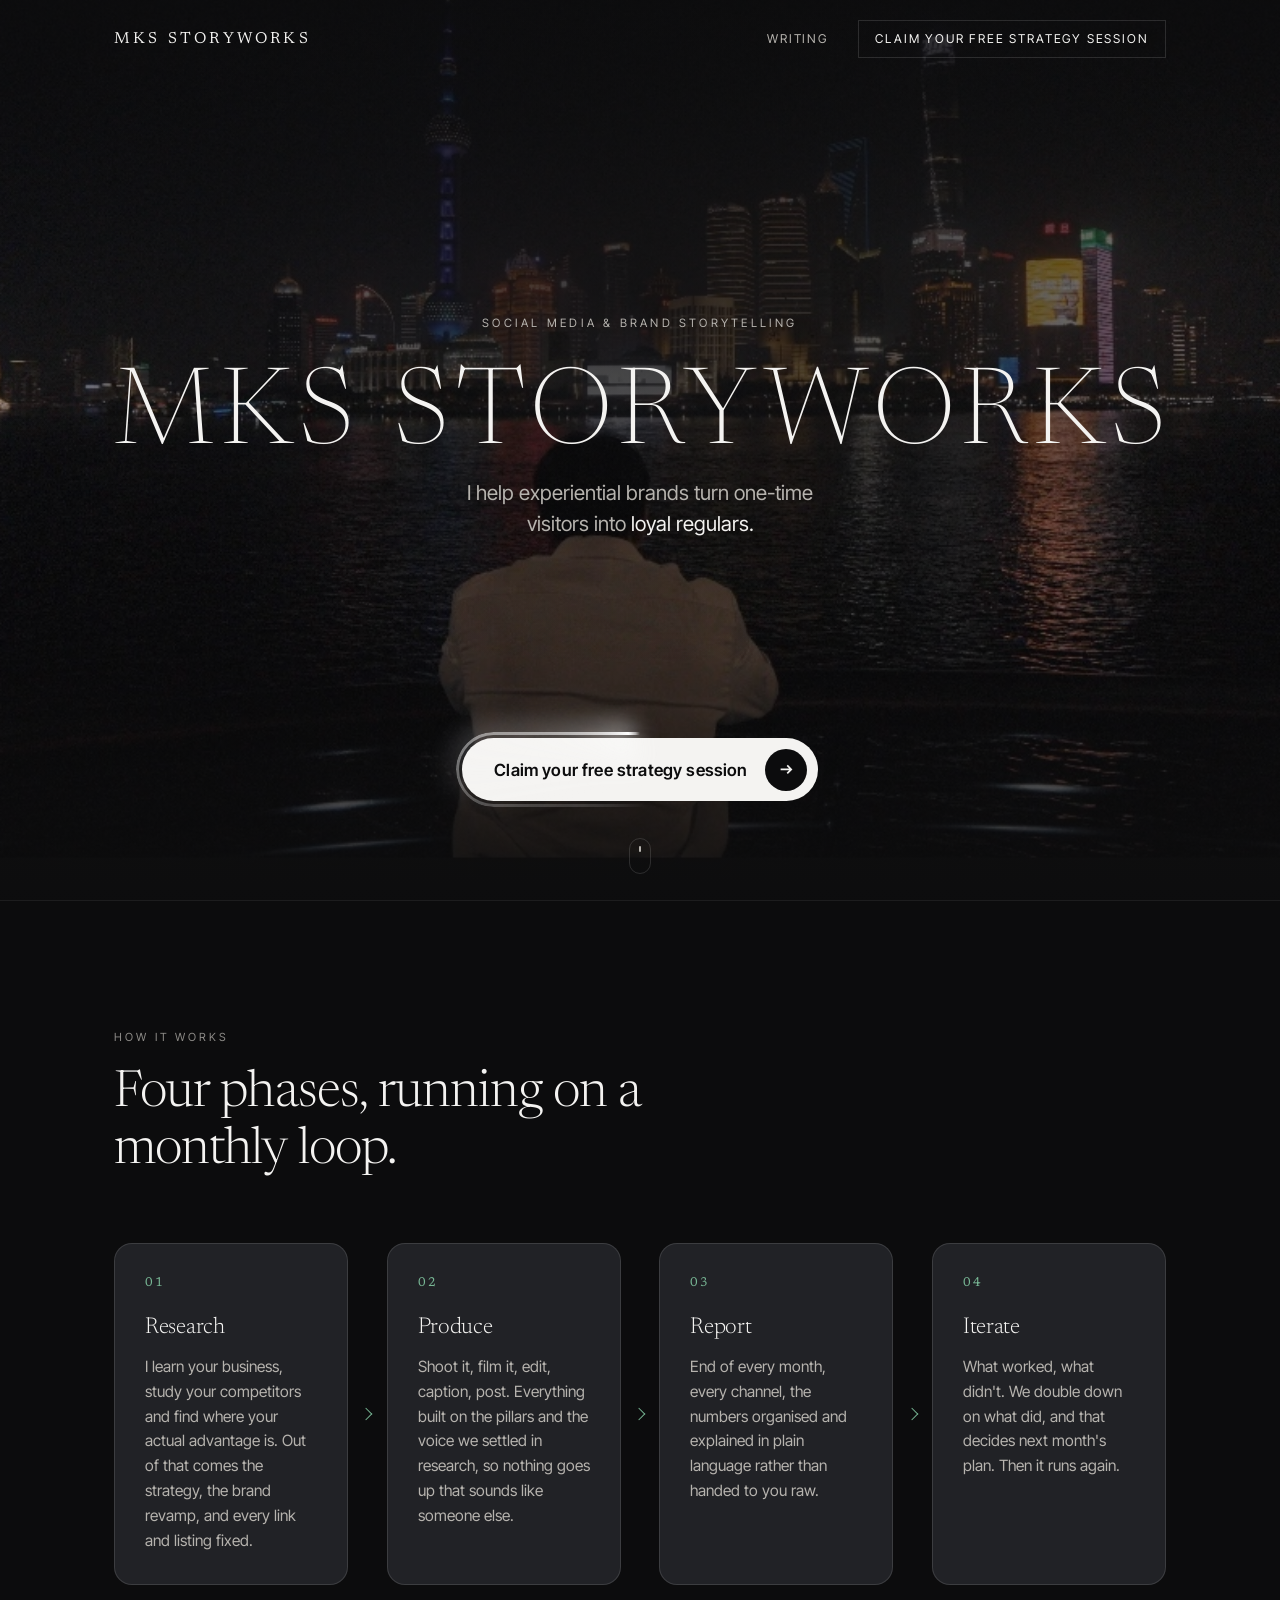
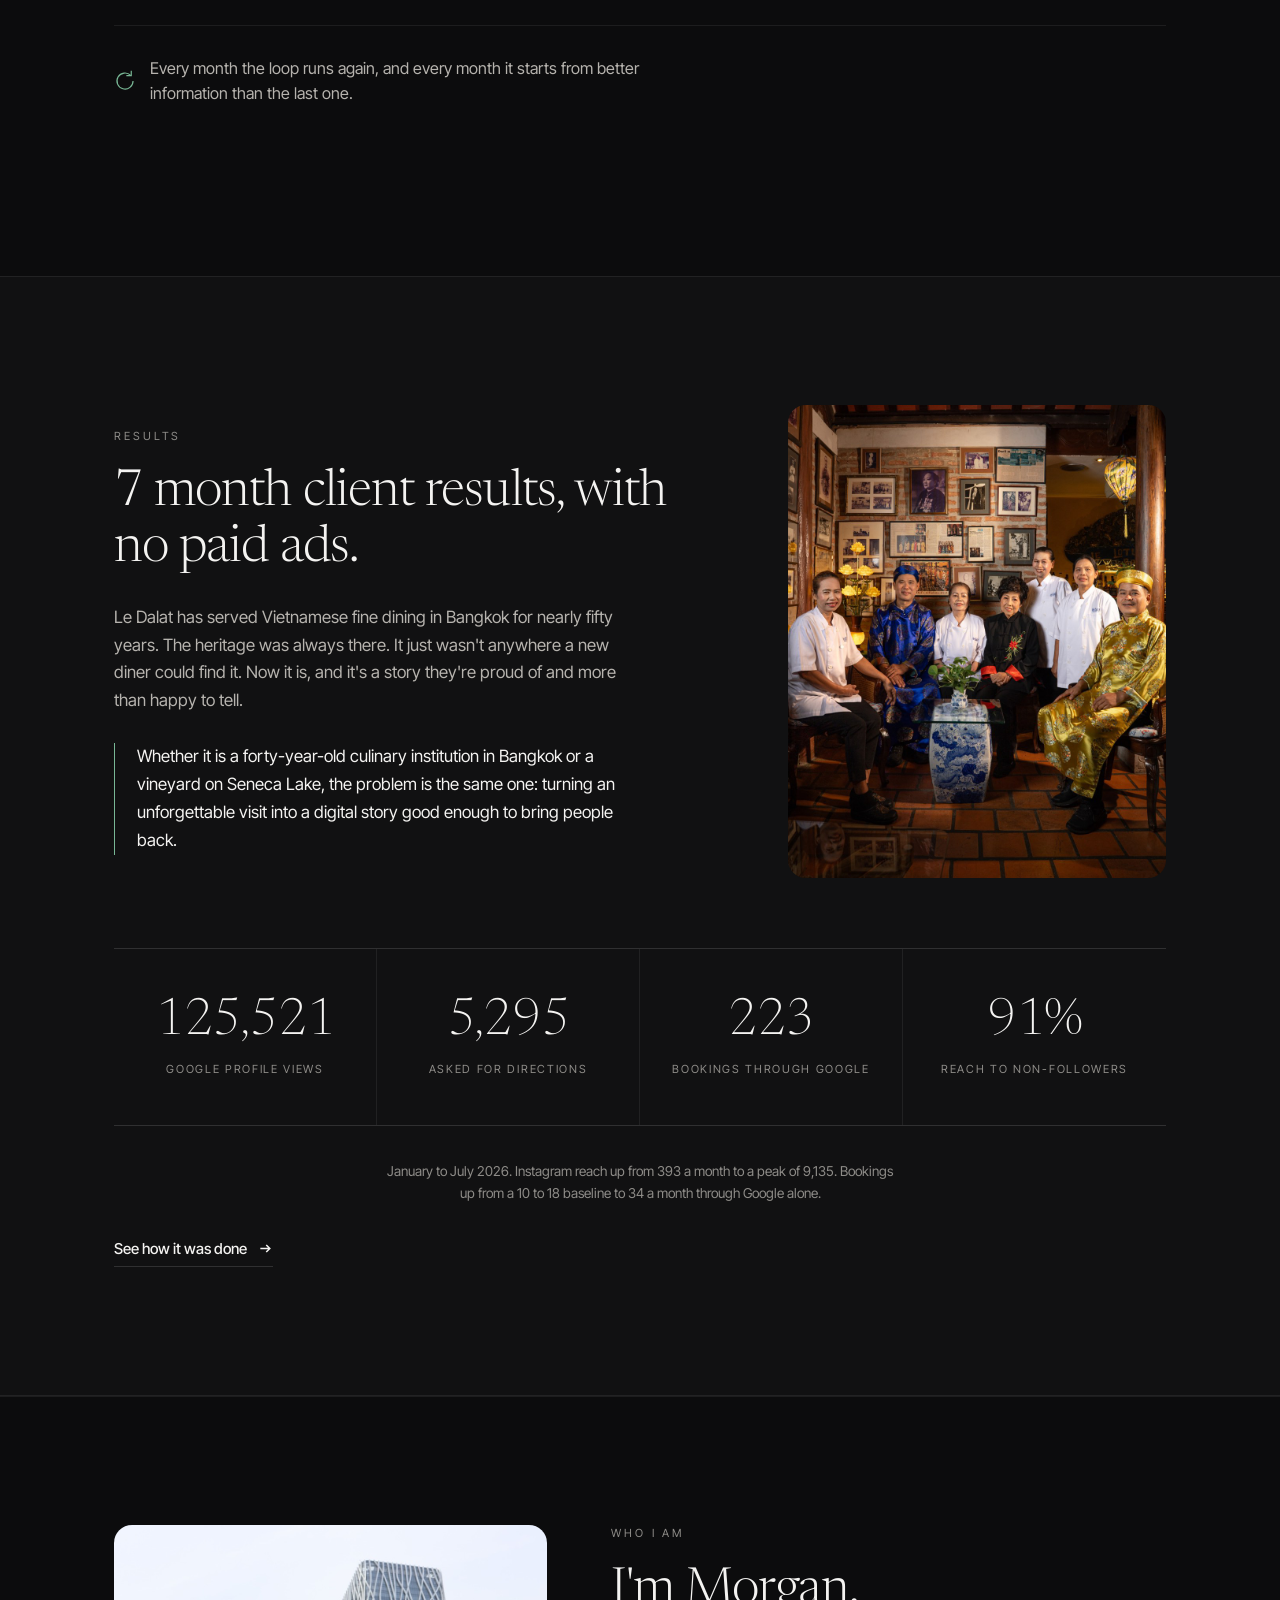
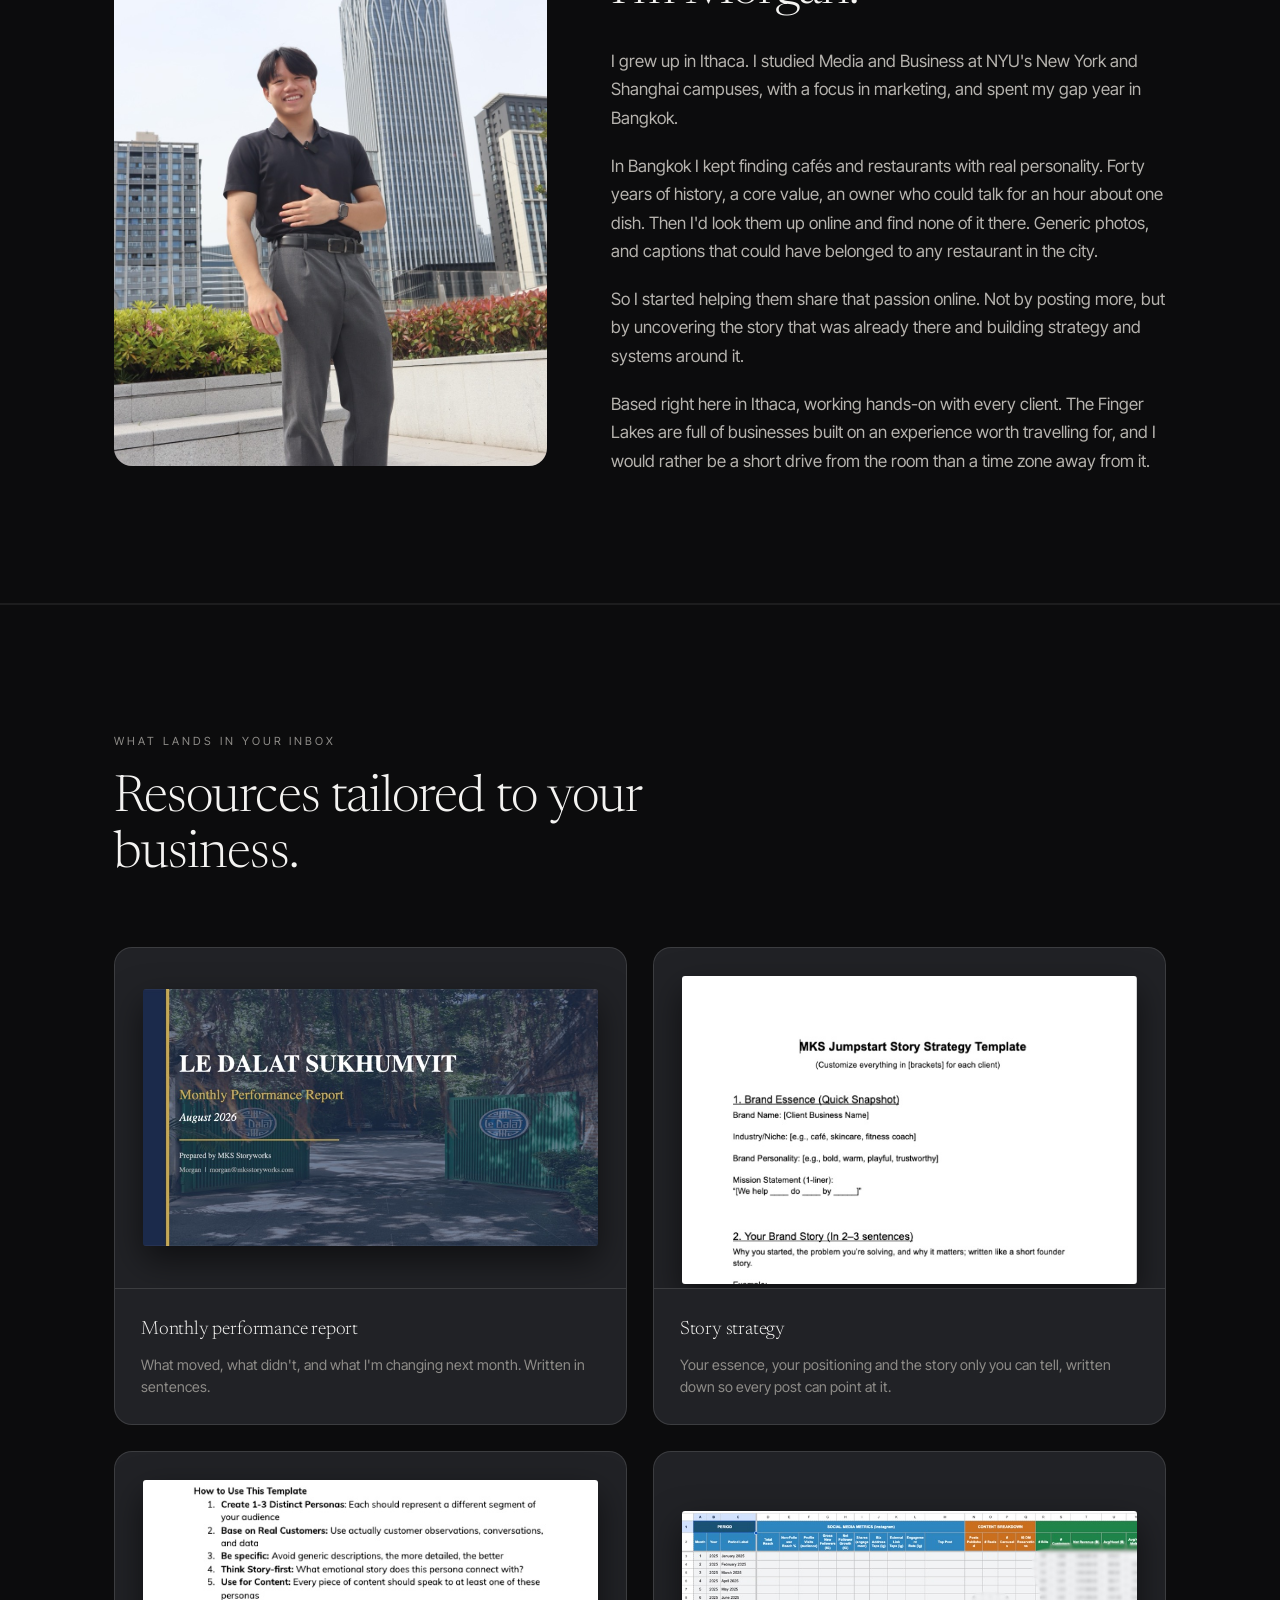
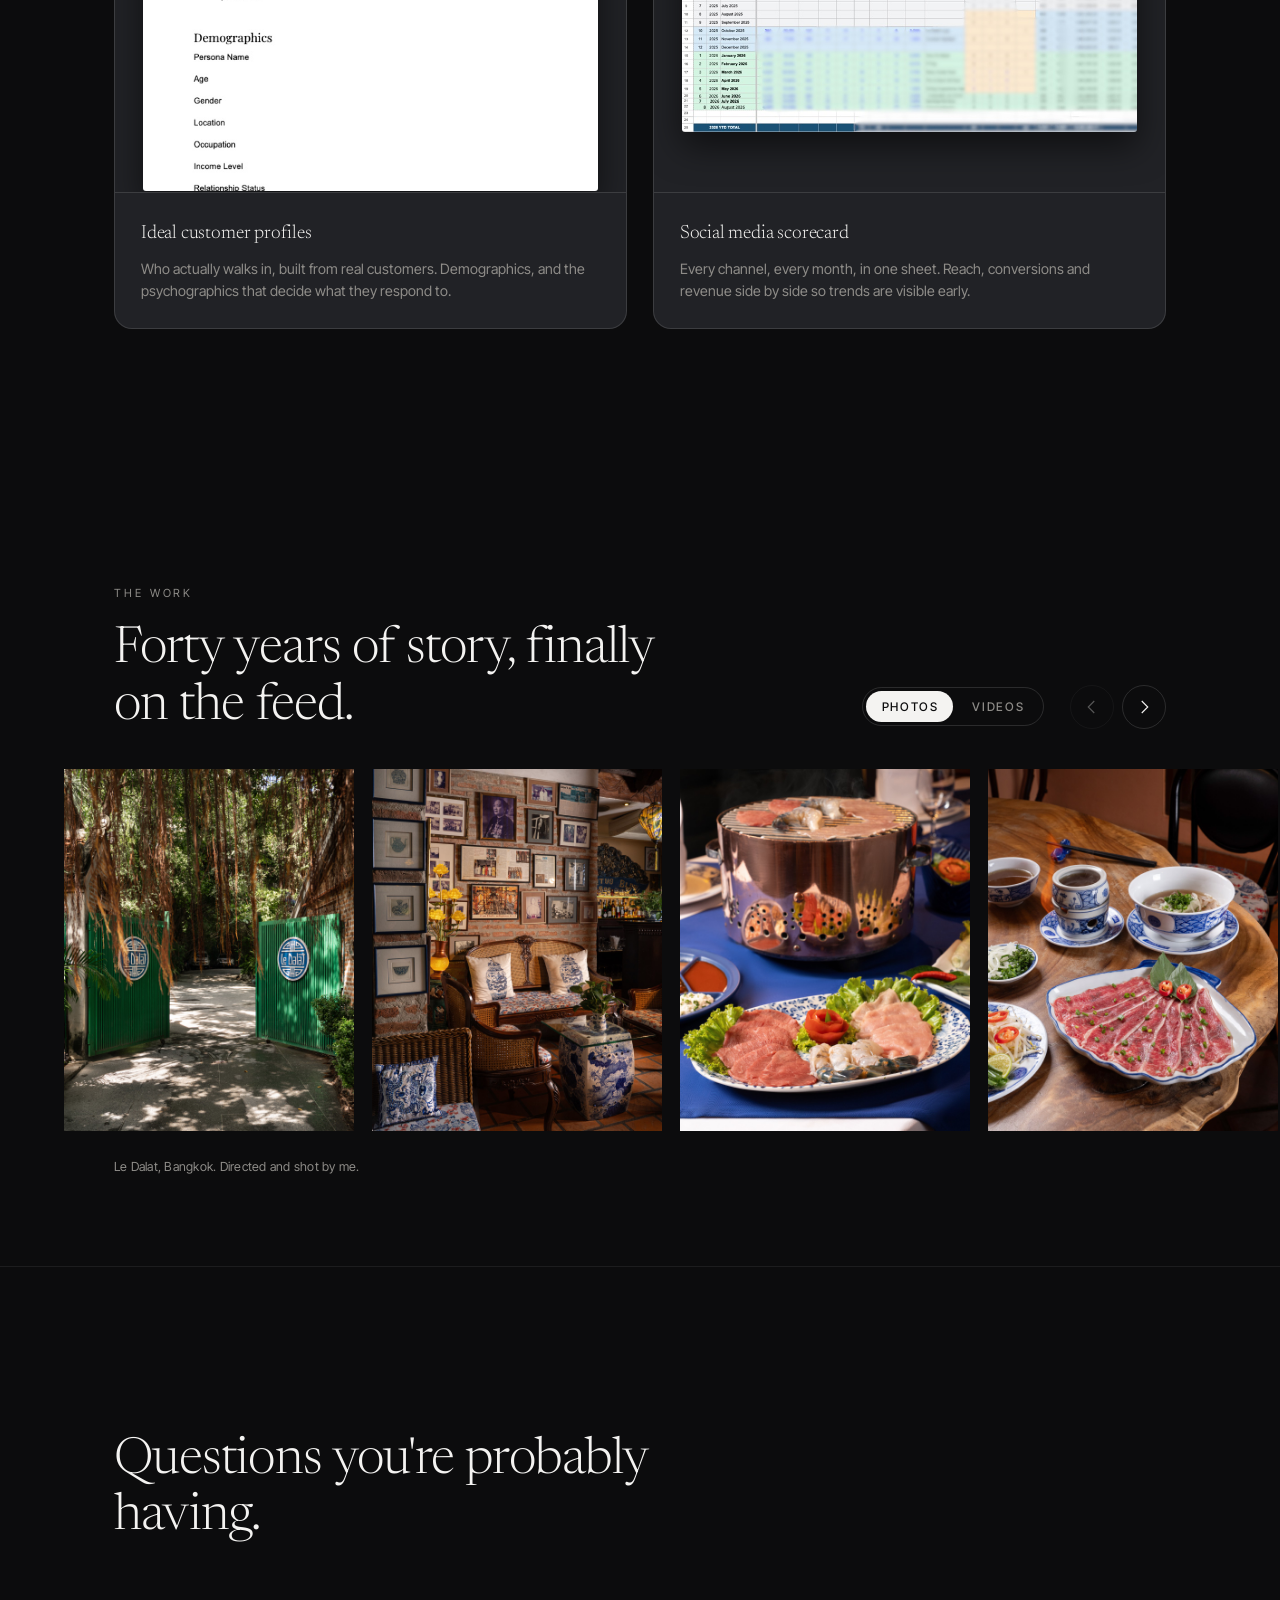
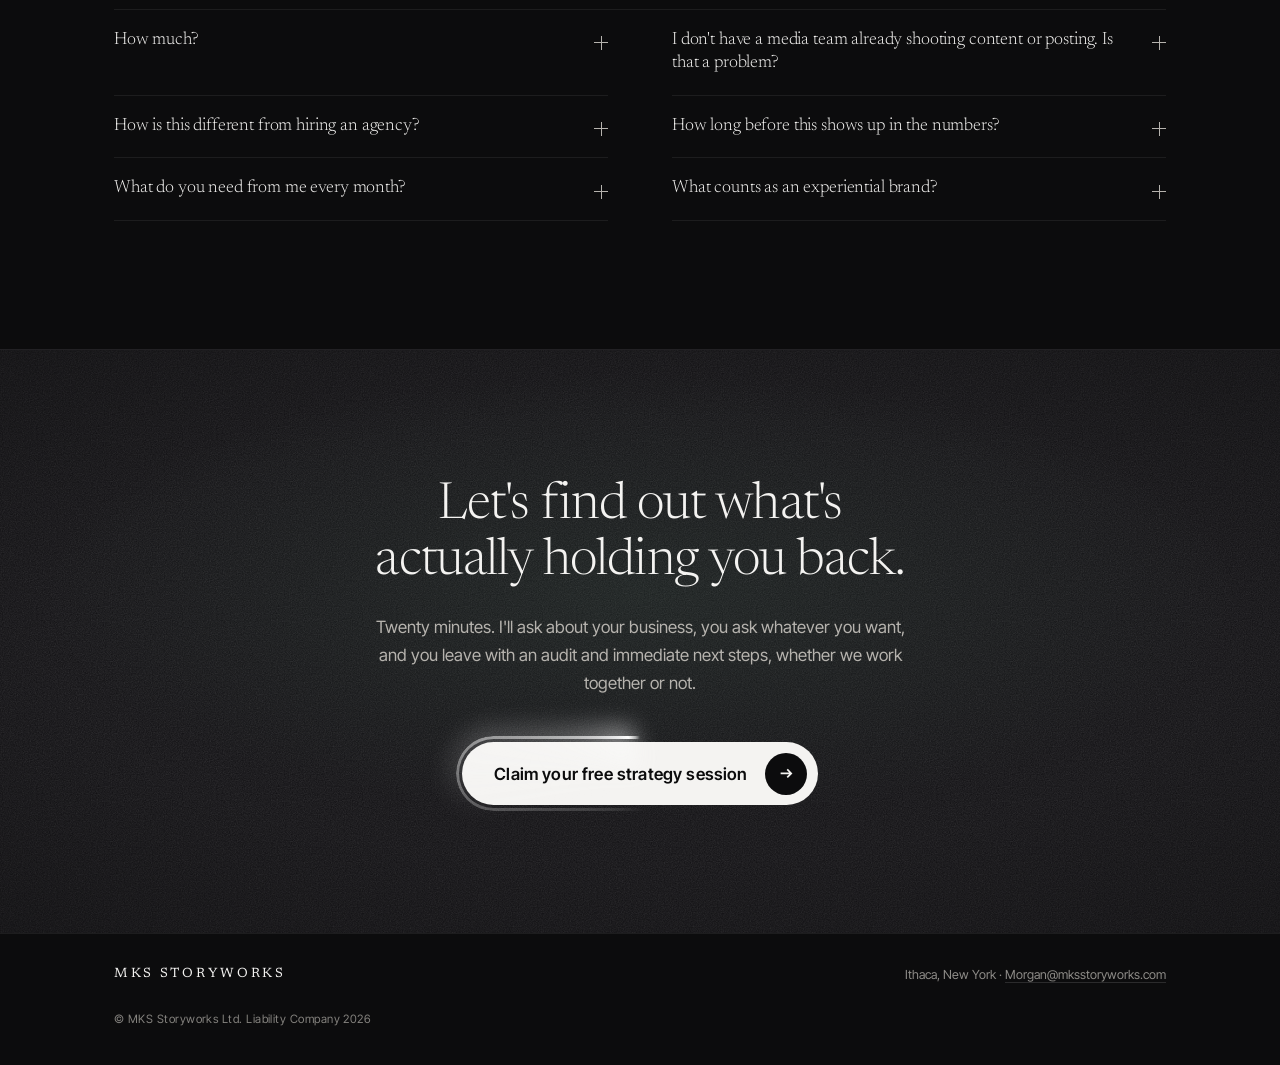
<file: index.html>
<!doctype html>
<html lang="en">
<head>
<meta charset="utf-8" />
<meta name="viewport" content="width=device-width, initial-scale=1" />
<title>MKS Storyworks · Social media &amp; brand storytelling</title>
<meta name="description" content="I help experiential brands turn one-time visitors into loyal regulars. Free 20-minute audit of your business." />
<meta property="og:type" content="website" />
<meta property="og:site_name" content="MKS Storyworks" />
<meta property="og:title" content="MKS Storyworks | Brand Storytelling & Social Media for Experiential Brands" />
<meta property="og:description" content="I help experiential brands turn one-time visitors into loyal regulars. Free 20-minute audit of your business." />
<meta property="og:image" content="https://mksstoryworks.com/assets/img/og-image.jpg" />
<meta property="og:image:width" content="1200" />
<meta property="og:image:height" content="630" />
<meta property="og:image:alt" content="Wagyu pho at Le Dalat, Bangkok, photographed for MKS Storyworks" />
<meta property="og:url" content="https://mksstoryworks.com/" />
<meta name="twitter:card" content="summary_large_image" />
<meta name="twitter:title" content="MKS Storyworks | Brand Storytelling & Social Media for Experiential Brands" />
<meta name="twitter:description" content="I help experiential brands turn one-time visitors into loyal regulars. Free 20-minute audit of your business." />
<meta name="twitter:image" content="https://mksstoryworks.com/assets/img/og-image.jpg" />
<link rel="canonical" href="https://mksstoryworks.com/" />
<link rel="icon" type="image/png" sizes="32x32" href="assets/img/favicon-32.png" />
<link rel="icon" type="image/png" sizes="512x512" href="assets/img/favicon-512.png" />
<link rel="apple-touch-icon" href="assets/img/apple-touch-icon.png" />
<link rel="preconnect" href="https://fonts.googleapis.com" />
<link rel="preconnect" href="https://fonts.gstatic.com" crossorigin />
<link href="https://fonts.googleapis.com/css2?family=Newsreader:ital,opsz,wght@0,6..72,200;0,6..72,300;0,6..72,400;1,6..72,300&family=Inter+Tight:wght@400;500;600&display=swap" rel="stylesheet" />
<link rel="stylesheet" href="styles.css" />
<script>document.documentElement.className += ' js';</script>
</head>
<body>

<a class="skip" href="#work">Skip to content</a>

<!-- ============================ NAV ============================ -->
<header class="nav" id="nav">
  <div class="wrap nav-in">
    <a class="mark" href="/">MKS Storyworks</a>
    <nav class="nav-right">
      <a class="nav-link" href="blog.html">Writing</a>
      <a class="nav-cta" href="vsl.html"><span class="nav-cta-full">Claim your free strategy session</span><span class="nav-cta-compact">Free session</span></a>
    </nav>
  </div>
</header>

<!-- ============================ HERO ===========================
     One photograph, the name across the middle, one sentence,
     one button. Framing is controlled by --hero-pos, --hero-zoom
     and --hero-shift in styles.css.
============================================================== -->
<section class="hero" id="top">
  <img class="hero-img" src="assets/img/hero.jpg" alt=""
       onerror="this.closest('.hero').classList.add('no-img')" />
  <div class="hero-scrim" aria-hidden="true"></div>
  <div class="hero-slot" aria-hidden="true">
    <span>hero.jpg</span>
    <p>Drop a landscape photo at assets/img/hero.jpg</p>
  </div>

  <div class="hero-in wrap">
    <p class="eyebrow">Social media &amp; brand storytelling</p>

    <h1 class="bigmark">
      <span class="sr">MKS Storyworks</span>
      <svg class="bigmark-wide" viewBox="0 0 1000 80" preserveAspectRatio="xMidYMid meet" aria-hidden="true" focusable="false">
        <text x="500" y="75" text-anchor="middle" textLength="1000" lengthAdjust="spacing">MKS STORYWORKS</text>
      </svg>
      <svg class="bigmark-stack" viewBox="0 0 1000 175" preserveAspectRatio="xMidYMid meet" aria-hidden="true" focusable="false">
        <text x="500" y="75"  text-anchor="middle" textLength="320" lengthAdjust="spacing">MKS</text>
        <text x="500" y="170" text-anchor="middle" textLength="1000" lengthAdjust="spacing">STORYWORKS</text>
      </svg>
    </h1>

    <p class="hero-sub">
      I help experiential brands turn one-time visitors
      into <em>loyal regulars.</em>
    </p>

    <div class="hero-cta">
      <a class="btn" href="vsl.html">
        <span class="btn-label">Claim your free strategy session</span>
        <span class="btn-icon" aria-hidden="true">
          <svg viewBox="0 0 16 16" fill="none" stroke="currentColor" stroke-width="1.6"><path d="M2.5 8h10M8.8 4.2 12.6 8l-3.8 3.8"/></svg>
        </span>
      </a>
    </div>
  </div>

  <a class="scroll-hint" href="#work" aria-label="Scroll to how it works">
    <span></span>
  </a>
</section>

<!-- ============================ PROCESS ========================
     A loop, not a list. Four phases, and the fourth writes the
     next month's version of the second.
============================================================== -->
<section class="section work" id="work">
  <div class="wrap">
    <p class="kicker reveal">How it works</p>
    <h2 class="h2 reveal">Four phases, running on a monthly loop.</h2>

    <ol class="flow">
      <li class="step reveal">
        <span class="step-n">01</span>
        <h3 class="step-t">Research</h3>
        <p class="step-d">I learn your business, study your competitors and find where your actual advantage is. Out of that comes the strategy, the brand revamp, and every link and listing fixed.</p>
      </li>
      <li class="step reveal">
        <span class="step-n">02</span>
        <h3 class="step-t">Produce</h3>
        <p class="step-d">Shoot it, film it, edit, caption, post. Everything built on the pillars and the voice we settled in research, so nothing goes up that sounds like someone else.</p>
      </li>
      <li class="step reveal">
        <span class="step-n">03</span>
        <h3 class="step-t">Report</h3>
        <p class="step-d">End of every month, every channel, the numbers organised and explained in plain language rather than handed to you raw.</p>
      </li>
      <li class="step reveal">
        <span class="step-n">04</span>
        <h3 class="step-t">Iterate</h3>
        <p class="step-d">What worked, what didn't. We double down on what did, and that decides next month's plan. Then it runs again.</p>
      </li>
    </ol>

    <div class="flow-loop reveal">
      <svg viewBox="0 0 26 26" aria-hidden="true" focusable="false">
        <path d="M22.5 13a9.5 9.5 0 1 1-2.8-6.7" fill="none" stroke="currentColor" stroke-width="1.4"/>
        <path d="M20.4 1.6v5.1h-5.1" fill="none" stroke="currentColor" stroke-width="1.4" stroke-linecap="square"/>
      </svg>
      <p>Every month the loop runs again, and every month it starts from better information than the last one.</p>
    </div>

    <p class="flow-channels reveal">
      Across the whole ecosystem: Instagram, Facebook, Google Business Profile, LINE and your website.
    </p>
  </div>
</section>

<!-- ============================ RESULTS ======================== -->
<section class="section results" id="results">
  <div class="wrap">
    <div class="results-top">
      <div class="results-copy">
        <p class="kicker reveal">Results</p>
        <h2 class="h2 reveal">7 month client results, with no paid ads.</h2>
        <p class="results-p reveal">
          Le Dalat has served Vietnamese fine dining in Bangkok for nearly fifty years.
          The heritage was always there. It just wasn't anywhere a new diner could find it.
          Now it is, and it's a story they're proud of and more than happy to tell.
        </p>
        <p class="results-bridge reveal">
          Whether it is a forty-year-old culinary institution in Bangkok or a vineyard on
          Seneca Lake, the problem is the same one: turning an unforgettable visit into a
          digital story good enough to bring people back.
        </p>
      </div>
      <figure class="results-photo reveal">
        <img src="assets/img/ledalat-team.jpg" alt="The Le Dalat team, Bangkok" loading="lazy" />
      </figure>
    </div>

    <div class="stats reveal">
      <div class="stat">
        <span class="stat-n odo" data-to="125996">125,996</span>
        <span class="stat-l">Google profile views</span>
      </div>
      <div class="stat">
        <span class="stat-n odo" data-to="5315">5,315</span>
        <span class="stat-l">Asked for directions</span>
      </div>
      <div class="stat">
        <span class="stat-n odo" data-to="224">224</span>
        <span class="stat-l">Bookings through Google</span>
      </div>
      <div class="stat">
        <span class="stat-n odo" data-to="91" data-suffix="%">91%</span>
        <span class="stat-l">Reach to non-followers</span>
      </div>
    </div>

    <p class="stats-note reveal">
      January to July 2026. Instagram reach up from 393 a month to a peak of 9,135.
      Bookings up from a 10 to 18 baseline to 34 a month through Google alone.
    </p>

    <a class="case-link reveal" href="case-ledalat.html">
      <span>See how it was done</span>
      <svg viewBox="0 0 16 16" fill="none" stroke="currentColor" stroke-width="1.6" aria-hidden="true"><path d="M2.5 8h10M8.8 4.2 12.6 8l-3.8 3.8"/></svg>
    </a>
  </div>
</section>

<!-- ============================ ABOUT ========================== -->
<section class="section about" id="about">
  <div class="wrap about-grid">
    <div class="about-side">
      <div class="about-photo reveal">
        <img src="assets/img/morgan.jpg" alt="Morgan Somchanhmavong" loading="lazy" />
      </div>    </div>
    <div class="about-copy">
      <p class="kicker reveal">Who I am</p>
      <h2 class="h2 reveal">I'm Morgan.</h2>
      <div class="prose reveal">
        <p>I grew up in Ithaca. I studied Media and Business at NYU's New York and Shanghai campuses, with a focus in marketing, and spent my gap year in Bangkok.</p>
        <p>In Bangkok I kept finding cafés and restaurants with real personality. Forty years of history, a core value, an owner who could talk for an hour about one dish. Then I'd look them up online and find none of it there. Generic photos, and captions that could have belonged to any restaurant in the city.</p>
        <p>So I started helping them share that passion online. Not by posting more, but by uncovering the story that was already there and building strategy and systems around it.</p>
        <p>Based right here in Ithaca, working hands-on with every client. The Finger Lakes are full of businesses built on an experience worth travelling for, and I would rather be a short drive from the room than a time zone away from it.</p>
      </div>
    </div>
  </div>
</section>

<!-- ========================= WHAT YOU GET =====================
     Real deliverables. Thumbnails are deliberately small: the
     point is the shape of the work, not the contents.
============================================================== -->
<section class="section docs" id="docs">
  <div class="wrap">
    <p class="kicker reveal">What lands in your inbox</p>
    <h2 class="h2 reveal">Resources tailored to your business.</h2>

    <div class="doc-grid">
      <figure class="doc reveal">
        <div class="doc-shot"><img src="assets/img/doc-deck.jpg" alt="Monthly performance report" loading="lazy" /></div>
        <figcaption>
          <h3>Monthly performance report</h3>
          <p>What moved, what didn't, and what I'm changing next month. Written in sentences.</p>
        </figcaption>
      </figure>

      <figure class="doc reveal">
        <div class="doc-shot"><img src="assets/img/doc-story.jpg" alt="Story strategy document" loading="lazy" /></div>
        <figcaption>
          <h3>Story strategy</h3>
          <p>Your essence, your positioning and the story only you can tell, written down so every post can point at it.</p>
        </figcaption>
      </figure>

      <figure class="doc reveal">
        <div class="doc-shot"><img src="assets/img/doc-icp.jpg" alt="Ideal customer profiles" loading="lazy" /></div>
        <figcaption>
          <h3>Ideal customer profiles</h3>
          <p>Who actually walks in, built from real customers. Demographics, and the psychographics that decide what they respond to.</p>
        </figcaption>
      </figure>

      <figure class="doc reveal">
        <div class="doc-shot"><img src="assets/img/doc-scorecard.jpg" alt="Social media scorecard" loading="lazy" /></div>
        <figcaption>
          <h3>Social media scorecard</h3>
          <p>Every channel, every month, in one sheet. Reach, conversions and revenue side by side so trends are visible early.</p>
        </figcaption>
      </figure>
    </div>
  </div>
</section>

<!-- ============================ GALLERY ========================
     Two panes behind one set of arrows. The arrows always drive
     whichever rail is currently showing.
============================================================== -->
<section class="section gallery" id="gallery">
  <div class="wrap gallery-head">
    <div>
      <p class="kicker reveal">The work</p>
      <h2 class="h2 reveal">Forty years of story, finally on the feed.</h2>
    </div>

    <div class="gallery-ctl reveal">
      <div class="tabs" role="tablist" aria-label="Photos or videos">
        <button class="tab on" type="button" role="tab" aria-selected="true" data-pane="photos">Photos</button>
        <button class="tab" type="button" role="tab" aria-selected="false" data-pane="videos">Videos</button>
        <span class="tab-ink" aria-hidden="true"></span>
      </div>
      <div class="rail-nav">
        <button class="rail-btn" type="button" data-dir="-1" aria-label="Previous">
          <svg viewBox="0 0 24 24" aria-hidden="true" focusable="false"><path d="M15 4 7 12l8 8" fill="none" stroke="currentColor" stroke-width="1.5"/></svg>
        </button>
        <button class="rail-btn" type="button" data-dir="1" aria-label="Next">
          <svg viewBox="0 0 24 24" aria-hidden="true" focusable="false"><path d="M9 4l8 8-8 8" fill="none" stroke="currentColor" stroke-width="1.5"/></svg>
        </button>
      </div>
    </div>
  </div>

  <div class="pane on" id="pane-photos" role="tabpanel">
    <div class="rail" data-rail role="region" aria-label="Client photography, scrollable">
      <div class="rail-in">
        <figure class="shot"><img src="assets/img/ledalat-01.jpg" alt="Le Dalat, Bangkok" loading="lazy" /></figure>
        <figure class="shot"><img src="assets/img/ledalat-05.jpg" alt="Le Dalat, Bangkok" loading="lazy" /></figure>
        <figure class="shot"><img src="assets/img/ledalat-09.jpg" alt="Le Dalat, Bangkok" loading="lazy" /></figure>
        <figure class="shot"><img src="assets/img/ledalat-12.jpg" alt="Le Dalat, Bangkok" loading="lazy" /></figure>
        <figure class="shot"><img src="assets/img/ledalat-14.jpg" alt="Le Dalat, Bangkok" loading="lazy" /></figure>
        <figure class="shot"><img src="assets/img/ledalat-17.jpg" alt="Le Dalat, Bangkok" loading="lazy" /></figure>
        <figure class="shot"><img src="assets/img/ledalat-19.jpg" alt="Le Dalat, Bangkok" loading="lazy" /></figure>
        <figure class="shot"><img src="assets/img/ledalat-21.jpg" alt="Le Dalat, Bangkok" loading="lazy" /></figure>
        <figure class="shot"><img src="assets/img/ledalat-08.jpg" alt="Le Dalat, Bangkok" loading="lazy" /></figure>
        <figure class="shot"><img src="assets/img/ledalat-11.jpg" alt="Le Dalat, Bangkok" loading="lazy" /></figure>
      </div>
    </div>
  </div>

  <div class="pane" id="pane-videos" role="tabpanel">
    <div class="rail" data-rail role="region" aria-label="Client reels, scrollable">
      <div class="rail-in">
        <figure class="clip">
          <video src="assets/video/reel-1.mp4" data-poster="assets/img/reel-1-poster.jpg" preload="none" playsinline></video>
          <button class="clip-play" type="button" aria-label="Play reel"><svg viewBox="0 0 20 22" aria-hidden="true"><path d="M19 9.27a2 2 0 0 1 0 3.46L3 21.99a2 2 0 0 1-3-1.73V1.74A2 2 0 0 1 3 .01z" fill="currentColor"/></svg></button>
        </figure>
        <figure class="clip">
          <video src="assets/video/reel-2.mp4" data-poster="assets/img/reel-2-poster.jpg" preload="none" playsinline></video>
          <button class="clip-play" type="button" aria-label="Play reel"><svg viewBox="0 0 20 22" aria-hidden="true"><path d="M19 9.27a2 2 0 0 1 0 3.46L3 21.99a2 2 0 0 1-3-1.73V1.74A2 2 0 0 1 3 .01z" fill="currentColor"/></svg></button>
        </figure>
        <figure class="clip">
          <video src="assets/video/reel-3.mp4" data-poster="assets/img/reel-3-poster.jpg" preload="none" playsinline></video>
          <button class="clip-play" type="button" aria-label="Play reel"><svg viewBox="0 0 20 22" aria-hidden="true"><path d="M19 9.27a2 2 0 0 1 0 3.46L3 21.99a2 2 0 0 1-3-1.73V1.74A2 2 0 0 1 3 .01z" fill="currentColor"/></svg></button>
        </figure>
        <figure class="clip">
          <video src="assets/video/reel-4.mp4" data-poster="assets/img/reel-4-poster.jpg" preload="none" playsinline></video>
          <button class="clip-play" type="button" aria-label="Play reel"><svg viewBox="0 0 20 22" aria-hidden="true"><path d="M19 9.27a2 2 0 0 1 0 3.46L3 21.99a2 2 0 0 1-3-1.73V1.74A2 2 0 0 1 3 .01z" fill="currentColor"/></svg></button>
        </figure>
        <figure class="clip">
          <video src="assets/video/reel-5.mp4" data-poster="assets/img/reel-5-poster.jpg" preload="none" playsinline></video>
          <button class="clip-play" type="button" aria-label="Play reel"><svg viewBox="0 0 20 22" aria-hidden="true"><path d="M19 9.27a2 2 0 0 1 0 3.46L3 21.99a2 2 0 0 1-3-1.73V1.74A2 2 0 0 1 3 .01z" fill="currentColor"/></svg></button>
        </figure>
      </div>
    </div>
  </div>

  <div class="wrap"><p class="rail-note">Le Dalat, Bangkok. Directed and shot by me.</p></div>
</section>

<!-- ============================ FAQ ============================ -->
<section class="section faq" id="faq">
  <div class="wrap">
    <p class="kicker reveal">Before you book</p>
    <h2 class="h2 reveal">Questions you're probably having.</h2>

    <div class="faq-list reveal">

      <div class="qa">
        <button class="q" type="button" aria-expanded="false">
          <span>How much?</span><i aria-hidden="true"></i>
        </button>
        <div class="a"><div><p>It depends on what you need: one platform or three, whether production is in scope, whether there's a website in it. I'll give you an accurate number on the call, not a range designed to get you on one.</p></div></div>
      </div>

      <div class="qa">
        <button class="q" type="button" aria-expanded="false">
          <span>I don't have a media team already shooting content or posting. Is that a problem?</span><i aria-hidden="true"></i>
        </button>
        <div class="a"><div><p>No. I can select a production team specific to your needs, brief them and direct them. When I'm local I shoot it myself. Either way the direction is mine, so what comes back is what the strategy asked for.</p></div></div>
      </div>

      <div class="qa">
        <button class="q" type="button" aria-expanded="false">
          <span>How is this different from hiring an agency?</span><i aria-hidden="true"></i>
        </button>
        <div class="a"><div><p>At an agency you meet the person who sells the work, then you work with the person who didn't. Big team, high prices, and you're one name on a long list.</p><p>I take five clients at a time. That's the rule, and it's the only way the quality holds across all of them. You deal with me from the first conversation to the monthly report. If I bring someone in on a piece of it, I'll tell you who and why.</p></div></div>
      </div>

      <div class="qa">
        <button class="q" type="button" aria-expanded="false">
          <span>How long before this shows up in the numbers?</span><i aria-hidden="true"></i>
        </button>
        <div class="a"><div><p>Google Business Profile moves fastest, often a few weeks. Social is a longer build, so think in quarters. Anyone promising faster than that on organic is guessing.</p></div></div>
      </div>

      <div class="qa">
        <button class="q" type="button" aria-expanded="false">
          <span>What do you need from me every month?</span><i aria-hidden="true"></i>
        </button>
        <div class="a"><div><p>Depends how hands-on you want to be. Some clients want to be in the day to day, so we meet monthly or every other week and build things together. Others hand it over and want to see it work, so I deliver and we meet when it suits you. Both are fine. What you won't have to do is chase me for an update.</p></div></div>
      </div>

      <div class="qa">
        <button class="q" type="button" aria-expanded="false">
          <span>What counts as an experiential brand?</span><i aria-hidden="true"></i>
        </button>
        <div class="a"><div><p>Can your business offer a memorable experience? I can enhance that experience, so it has to be there in the first place before I come in. If you're unsure, book an audit and we'll work it out on the call.</p></div></div>
      </div>

    </div>
  </div>
</section>

<!-- ============================ END CTA ======================== -->
<section class="section end" id="end">
  <div class="wrap">
    <h2 class="h2 end-h reveal">Let's find out what's actually holding you back.</h2>
    <p class="end-p reveal">Twenty minutes. I'll ask about your business, you ask whatever you want, and you leave with an audit and immediate next steps, whether we work together or not.</p>
    <div class="reveal"><a class="btn" href="vsl.html">
        <span class="btn-label">Claim your free strategy session</span>
        <span class="btn-icon" aria-hidden="true">
          <svg viewBox="0 0 16 16" fill="none" stroke="currentColor" stroke-width="1.6"><path d="M2.5 8h10M8.8 4.2 12.6 8l-3.8 3.8"/></svg>
        </span>
      </a></div>
  </div>
</section>

<footer class="foot">
  <div class="wrap foot-in">
    <span class="mark">MKS Storyworks</span>
    <span class="foot-r">Ithaca, New York · <a href="mailto:Morgan@mksstoryworks.com">Morgan@mksstoryworks.com</a></span>
  </div>
  <div class="wrap"><p class="legal">© MKS Storyworks Ltd. Liability Company 2026</p></div>
</footer>

<script src="script.js"></script>
</body>
</html>
</file>
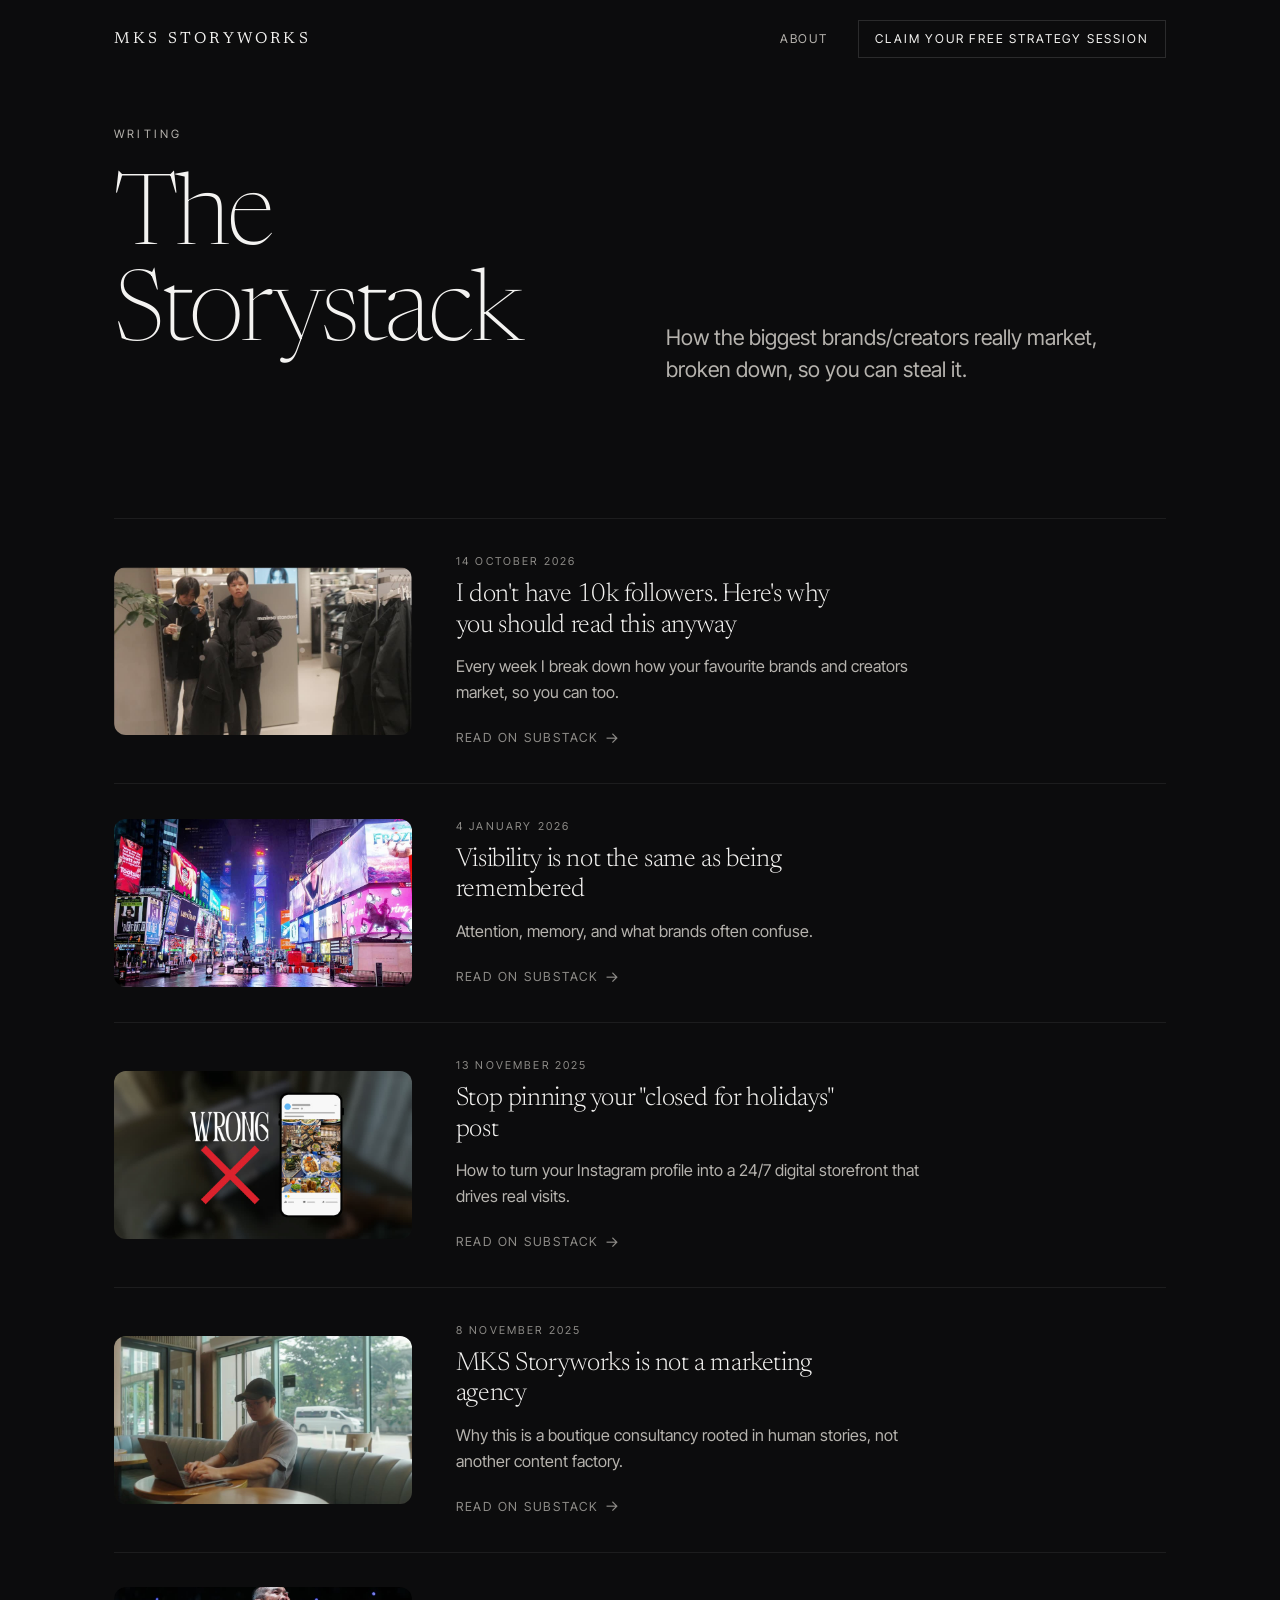
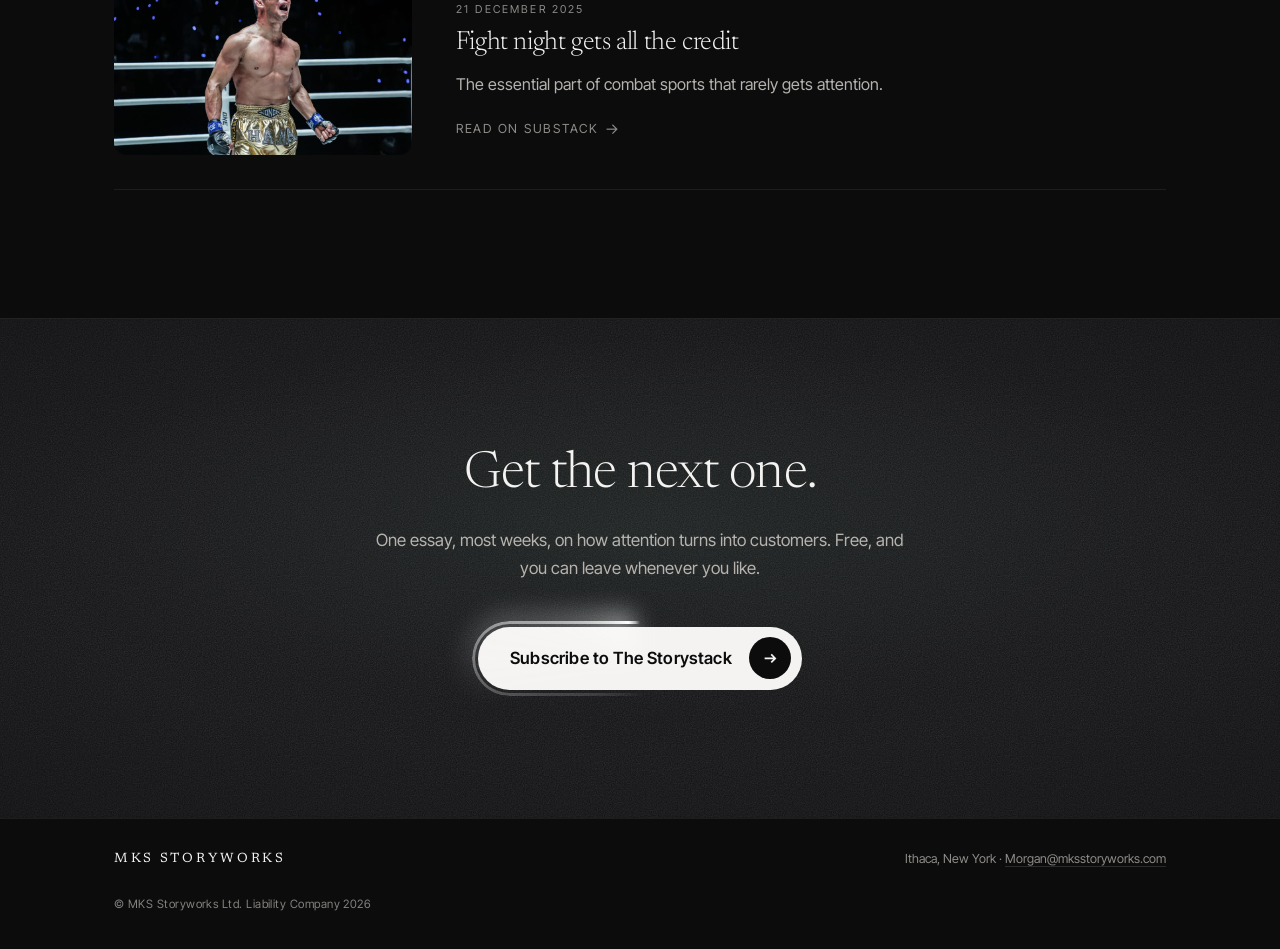
<file: blog.html>
<!doctype html>
<html lang="en">
<head>
<meta charset="utf-8" />
<meta name="viewport" content="width=device-width, initial-scale=1" />
<title>The Storystack · MKS Storyworks</title>
<meta name="description" content="How the biggest brands/creators really market, broken down, so you can steal it." />
<meta property="og:type" content="website" />
<meta property="og:site_name" content="MKS Storyworks" />
<meta property="og:title" content="The Storystack | Writing by Morgan Somchanhmavong" />
<meta property="og:description" content="How the biggest brands/creators really market, broken down, so you can steal it." />
<meta property="og:image" content="https://mksstoryworks.com/assets/img/og-image.jpg" />
<meta property="og:image:width" content="1200" />
<meta property="og:image:height" content="630" />
<meta property="og:url" content="https://mksstoryworks.com/writing" />
<meta name="twitter:card" content="summary_large_image" />
<meta name="twitter:title" content="The Storystack | Writing by Morgan Somchanhmavong" />
<meta name="twitter:description" content="How the biggest brands/creators really market, broken down, so you can steal it." />
<meta name="twitter:image" content="https://mksstoryworks.com/assets/img/og-image.jpg" />
<link rel="canonical" href="https://mksstoryworks.com/writing" />
<link rel="alternate" type="application/rss+xml" title="The Storystack" href="https://morgansomchan.substack.com/feed" />
<link rel="icon" type="image/png" sizes="32x32" href="assets/img/favicon-32.png" />
<link rel="icon" type="image/png" sizes="512x512" href="assets/img/favicon-512.png" />
<link rel="apple-touch-icon" href="assets/img/apple-touch-icon.png" />
<link rel="preconnect" href="https://fonts.googleapis.com" />
<link rel="preconnect" href="https://fonts.gstatic.com" crossorigin />
<link href="https://fonts.googleapis.com/css2?family=Newsreader:ital,opsz,wght@0,6..72,200;0,6..72,300;0,6..72,400;1,6..72,300&family=Inter+Tight:wght@400;500;600&display=swap" rel="stylesheet" />
<link rel="stylesheet" href="styles.css" />
<script>document.documentElement.className += ' js';</script>
</head>
<body class="page-blog">

<header class="nav stuck" id="nav">
  <div class="wrap nav-in">
    <a class="mark" href="index.html">MKS Storyworks</a>
    <nav class="nav-right">
      <a class="nav-link" href="index.html#about">About</a>
      <a class="nav-cta" href="vsl.html">
        <span class="nav-cta-full">Claim your free strategy session</span>
        <span class="nav-cta-compact">Free session</span></a>
    </nav>
  </div>
</header>

<main>

  <!-- ========================= MASTHEAD ========================= -->
  <section class="blog-head">
    <div class="wrap">
      <div class="case-masthead">
        <div>
          <p class="eyebrow reveal">Writing</p>
          <h1 class="case-h1 reveal">The Storystack</h1>
        </div>
        <p class="case-lede reveal">
          How the biggest brands/creators really market, broken down, so you can steal it.
        </p>
      </div>
    </div>
  </section>

  <!-- ========================= POSTS ============================
       Hand-written on purpose. Substack's feed sends no CORS header,
       so a browser on this domain cannot read it, and the site has no
       build step to read it at deploy time. Adding a post is one
       <article> block, newest first. See NOTES.md.
  ============================================================== -->
  <section class="section posts">
    <div class="wrap">
      <ul class="post-list">

        <li class="post reveal">
          <a class="post-link" href="https://morgansomchan.substack.com/p/i-dont-have-10k-followers-heres-why" target="_blank" rel="noopener">
            <div class="post-shot"><img src="assets/img/post-1.jpg" alt="" loading="lazy" /></div>
            <div class="post-body">
              <time class="post-date" datetime="2026-10-14">14 October 2026</time>
              <h2 class="post-title">I don't have 10k followers. Here's why you should read this anyway</h2>
              <p class="post-dek">Every week I break down how your favourite brands and creators market, so you can too.</p>
              <span class="post-more">Read on Substack</span>
            </div>
          </a>
        </li>

        <li class="post reveal">
          <a class="post-link" href="https://morgansomchan.substack.com/p/visibility-is-not-the-same-as-being" target="_blank" rel="noopener">
            <div class="post-shot"><img src="assets/img/post-2.jpg" alt="" loading="lazy" /></div>
            <div class="post-body">
              <time class="post-date" datetime="2026-01-04">4 January 2026</time>
              <h2 class="post-title">Visibility is not the same as being remembered</h2>
              <p class="post-dek">Attention, memory, and what brands often confuse.</p>
              <span class="post-more">Read on Substack</span>
            </div>
          </a>
        </li>

        <li class="post reveal">
          <a class="post-link" href="https://morgansomchan.substack.com/p/stop-pinning-your-closed-for-holidays" target="_blank" rel="noopener">
            <div class="post-shot"><img src="assets/img/post-4.jpg" alt="" loading="lazy" /></div>
            <div class="post-body">
              <time class="post-date" datetime="2025-11-13">13 November 2025</time>
              <h2 class="post-title">Stop pinning your "closed for holidays" post</h2>
              <p class="post-dek">How to turn your Instagram profile into a 24/7 digital storefront that drives real visits.</p>
              <span class="post-more">Read on Substack</span>
            </div>
          </a>
        </li>

        <li class="post reveal">
          <a class="post-link" href="https://morgansomchan.substack.com/p/mks-storyworks-is-not-a-marketing" target="_blank" rel="noopener">
            <div class="post-shot"><img src="assets/img/post-5.jpg" alt="" loading="lazy" /></div>
            <div class="post-body">
              <time class="post-date" datetime="2025-11-08">8 November 2025</time>
              <h2 class="post-title">MKS Storyworks is not a marketing agency</h2>
              <p class="post-dek">Why this is a boutique consultancy rooted in human stories, not another content factory.</p>
              <span class="post-more">Read on Substack</span>
            </div>
          </a>
        </li>

        <li class="post reveal">
          <a class="post-link" href="https://morgansomchan.substack.com/p/fight-night-gets-all-the-credit" target="_blank" rel="noopener">
            <div class="post-shot"><img src="assets/img/post-3.jpg" alt="" loading="lazy" /></div>
            <div class="post-body">
              <time class="post-date" datetime="2025-12-21">21 December 2025</time>
              <h2 class="post-title">Fight night gets all the credit</h2>
              <p class="post-dek">The essential part of combat sports that rarely gets attention.</p>
              <span class="post-more">Read on Substack</span>
            </div>
          </a>
        </li>

      </ul>
    </div>
  </section>

  <!-- ========================= SUBSCRIBE ======================== -->
  <section class="section end" id="subscribe">
    <div class="wrap">
      <h2 class="h2 end-h reveal">Get the next one.</h2>
      <p class="end-p reveal">
        One essay, most weeks, on how attention turns into customers. Free, and you can
        leave whenever you like.
      </p>
      <div class="reveal"><a class="btn" href="https://morgansomchan.substack.com/subscribe" target="_blank" rel="noopener">
        <span class="btn-label">Subscribe to The Storystack</span>
        <span class="btn-icon" aria-hidden="true">
          <svg viewBox="0 0 16 16" fill="none" stroke="currentColor" stroke-width="1.6"><path d="M2.5 8h10M8.8 4.2 12.6 8l-3.8 3.8"/></svg>
        </span>
      </a></div>
    </div>
  </section>

</main>

<footer class="foot">
  <div class="wrap foot-in">
    <a class="mark" href="index.html">MKS Storyworks</a>
    <span class="foot-r">Ithaca, New York · <a href="mailto:Morgan@mksstoryworks.com">Morgan@mksstoryworks.com</a></span>
  </div>
  <div class="wrap"><p class="legal">© MKS Storyworks Ltd. Liability Company 2026</p></div>
</footer>

<script src="script.js"></script>
</body>
</html>
</file>
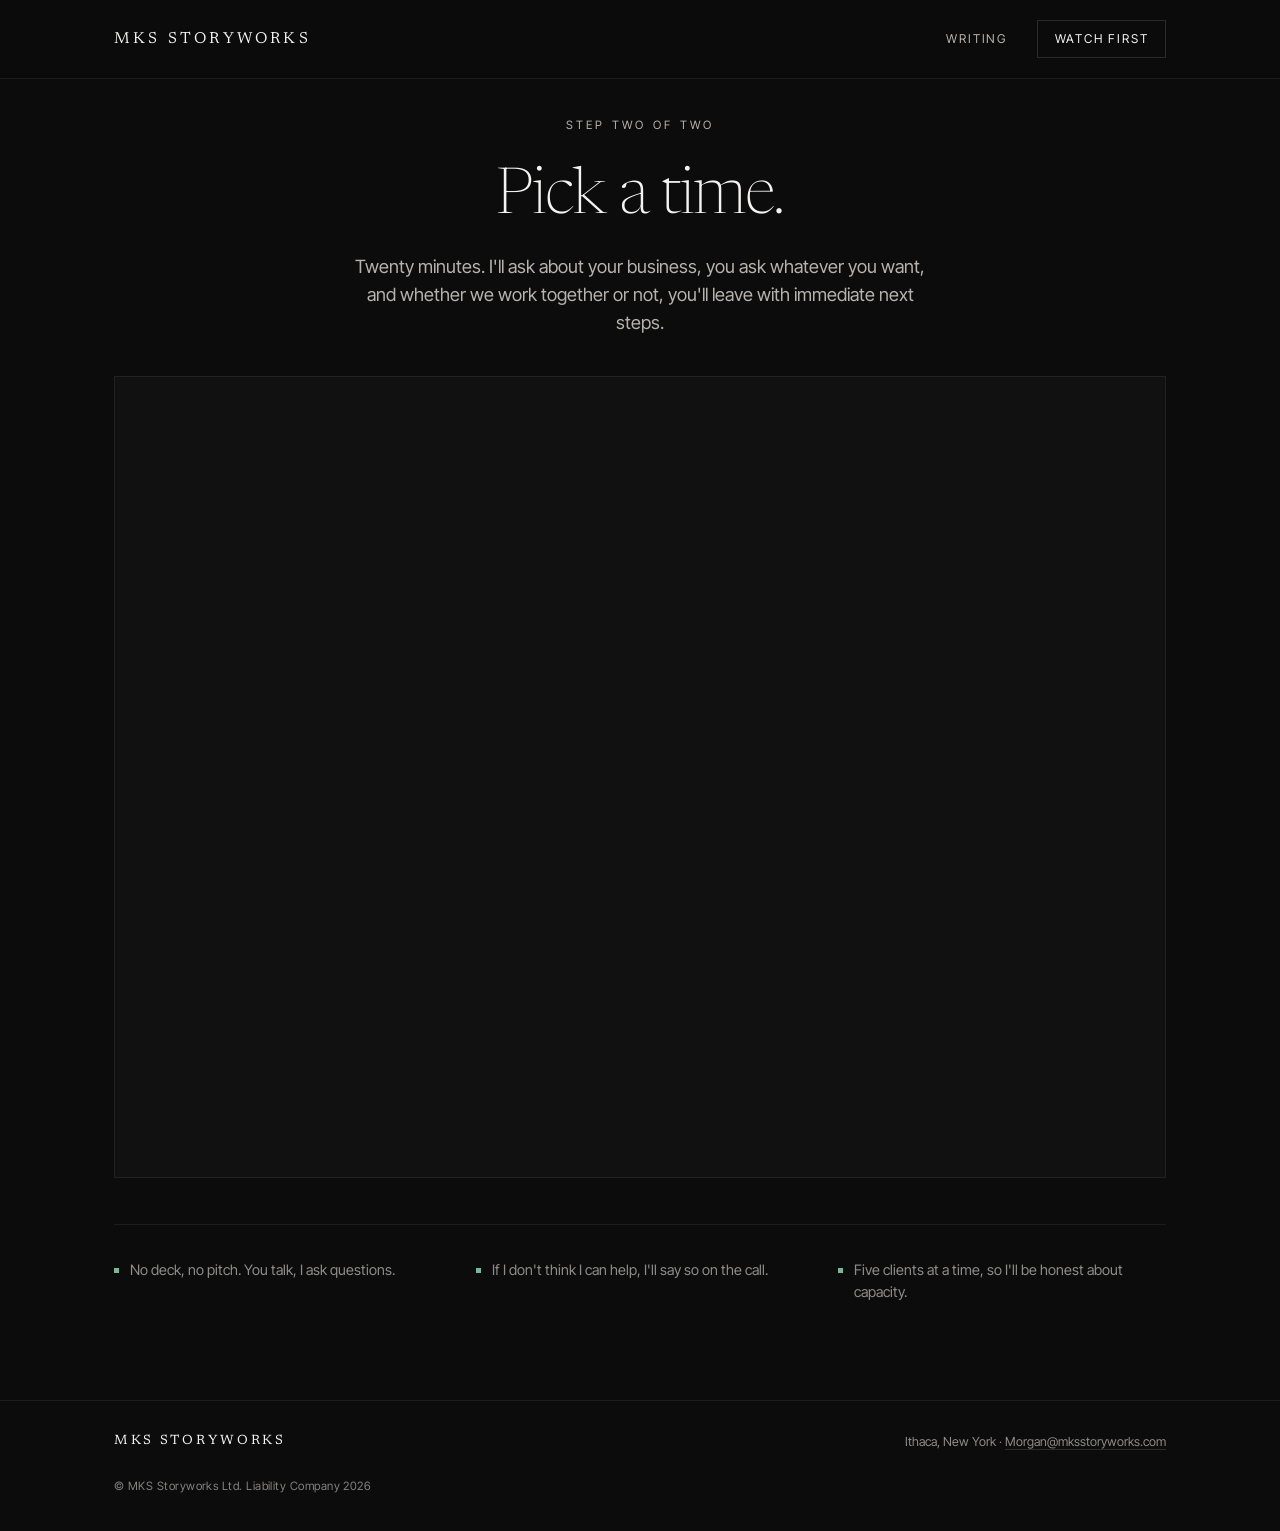
<file: book.html>
<!doctype html>
<html lang="en">
<head>
<meta charset="utf-8" />
<meta name="viewport" content="width=device-width, initial-scale=1" />
<title>Book your audit · MKS Storyworks</title>
<meta name="description" content="Twenty minutes. You leave with an audit of your business and immediate next steps." />
<meta property="og:type" content="website" />
<meta property="og:site_name" content="MKS Storyworks" />
<meta property="og:title" content="Book your audit | MKS Storyworks" />
<meta property="og:description" content="Twenty minutes. You leave with an audit and immediate next steps, whether we work together or not." />
<meta property="og:image" content="https://mksstoryworks.com/assets/img/og-image.jpg" />
<meta property="og:image:width" content="1200" />
<meta property="og:image:height" content="630" />
<meta property="og:image:alt" content="Wagyu pho at Le Dalat, Bangkok, photographed for MKS Storyworks" />
<meta property="og:url" content="https://mksstoryworks.com/book" />
<meta name="twitter:card" content="summary_large_image" />
<meta name="twitter:title" content="Book your audit | MKS Storyworks" />
<meta name="twitter:description" content="Twenty minutes. You leave with an audit and immediate next steps, whether we work together or not." />
<meta name="twitter:image" content="https://mksstoryworks.com/assets/img/og-image.jpg" />
<link rel="canonical" href="https://mksstoryworks.com/book" />
<link rel="icon" type="image/png" sizes="32x32" href="assets/img/favicon-32.png" />
<link rel="icon" type="image/png" sizes="512x512" href="assets/img/favicon-512.png" />
<link rel="apple-touch-icon" href="assets/img/apple-touch-icon.png" />
<link rel="preconnect" href="https://fonts.googleapis.com" />
<link rel="preconnect" href="https://fonts.gstatic.com" crossorigin />
<link href="https://fonts.googleapis.com/css2?family=Newsreader:ital,opsz,wght@0,6..72,200;0,6..72,300;0,6..72,400;1,6..72,300&family=Inter+Tight:wght@400;500;600&display=swap" rel="stylesheet" />
<link rel="stylesheet" href="styles.css" />
<script>document.documentElement.className += ' js';</script>
</head>
<body class="page-book">

<header class="nav stuck" id="nav">
  <div class="wrap nav-in">
    <a class="mark" href="index.html">MKS Storyworks</a>
    <nav class="nav-right">
      <a class="nav-link" href="blog.html">Writing</a>
      <a class="nav-cta" href="vsl.html">Watch first</a>
    </nav>
  </div>
</header>

<main class="stage">
  <div class="wrap stage-in">
    <p class="eyebrow">Step two of two</p>
    <h1 class="stage-h">Pick a time.</h1>
    <p class="stage-sub">
      Twenty minutes. I'll ask about your business, you ask whatever you want,
      and whether we work together or not, you'll leave with immediate next steps.
    </p>
  </div>

  <div class="wrap">
    <div class="cal-card">
      <!-- Calendly inline widget begin -->
      <div class="calendly-inline-widget"
           data-url="https://calendly.com/morgan-mksstoryworks/20min?background_color=0c0c0d&text_color=f4f3f1&primary_color=78b795"
           style="min-width:0;height:760px"></div>
      <script src="https://assets.calendly.com/assets/external/widget.js" async></script>
      <!-- Calendly inline widget end -->
    </div>
  </div>

  <div class="wrap">
    <ul class="assure">
      <li>No deck, no pitch. You talk, I ask questions.</li>
      <li>If I don't think I can help, I'll say so on the call.</li>
      <li>Five clients at a time, so I'll be honest about capacity.</li>
    </ul>
  </div>
</main>

<footer class="foot">
  <div class="wrap foot-in">
    <a class="mark" href="index.html">MKS Storyworks</a>
    <span class="foot-r">Ithaca, New York · <a href="mailto:Morgan@mksstoryworks.com">Morgan@mksstoryworks.com</a></span>
  </div>
  <div class="wrap"><p class="legal">© MKS Storyworks Ltd. Liability Company 2026</p></div>
</footer>

</body>
</html>
</file>
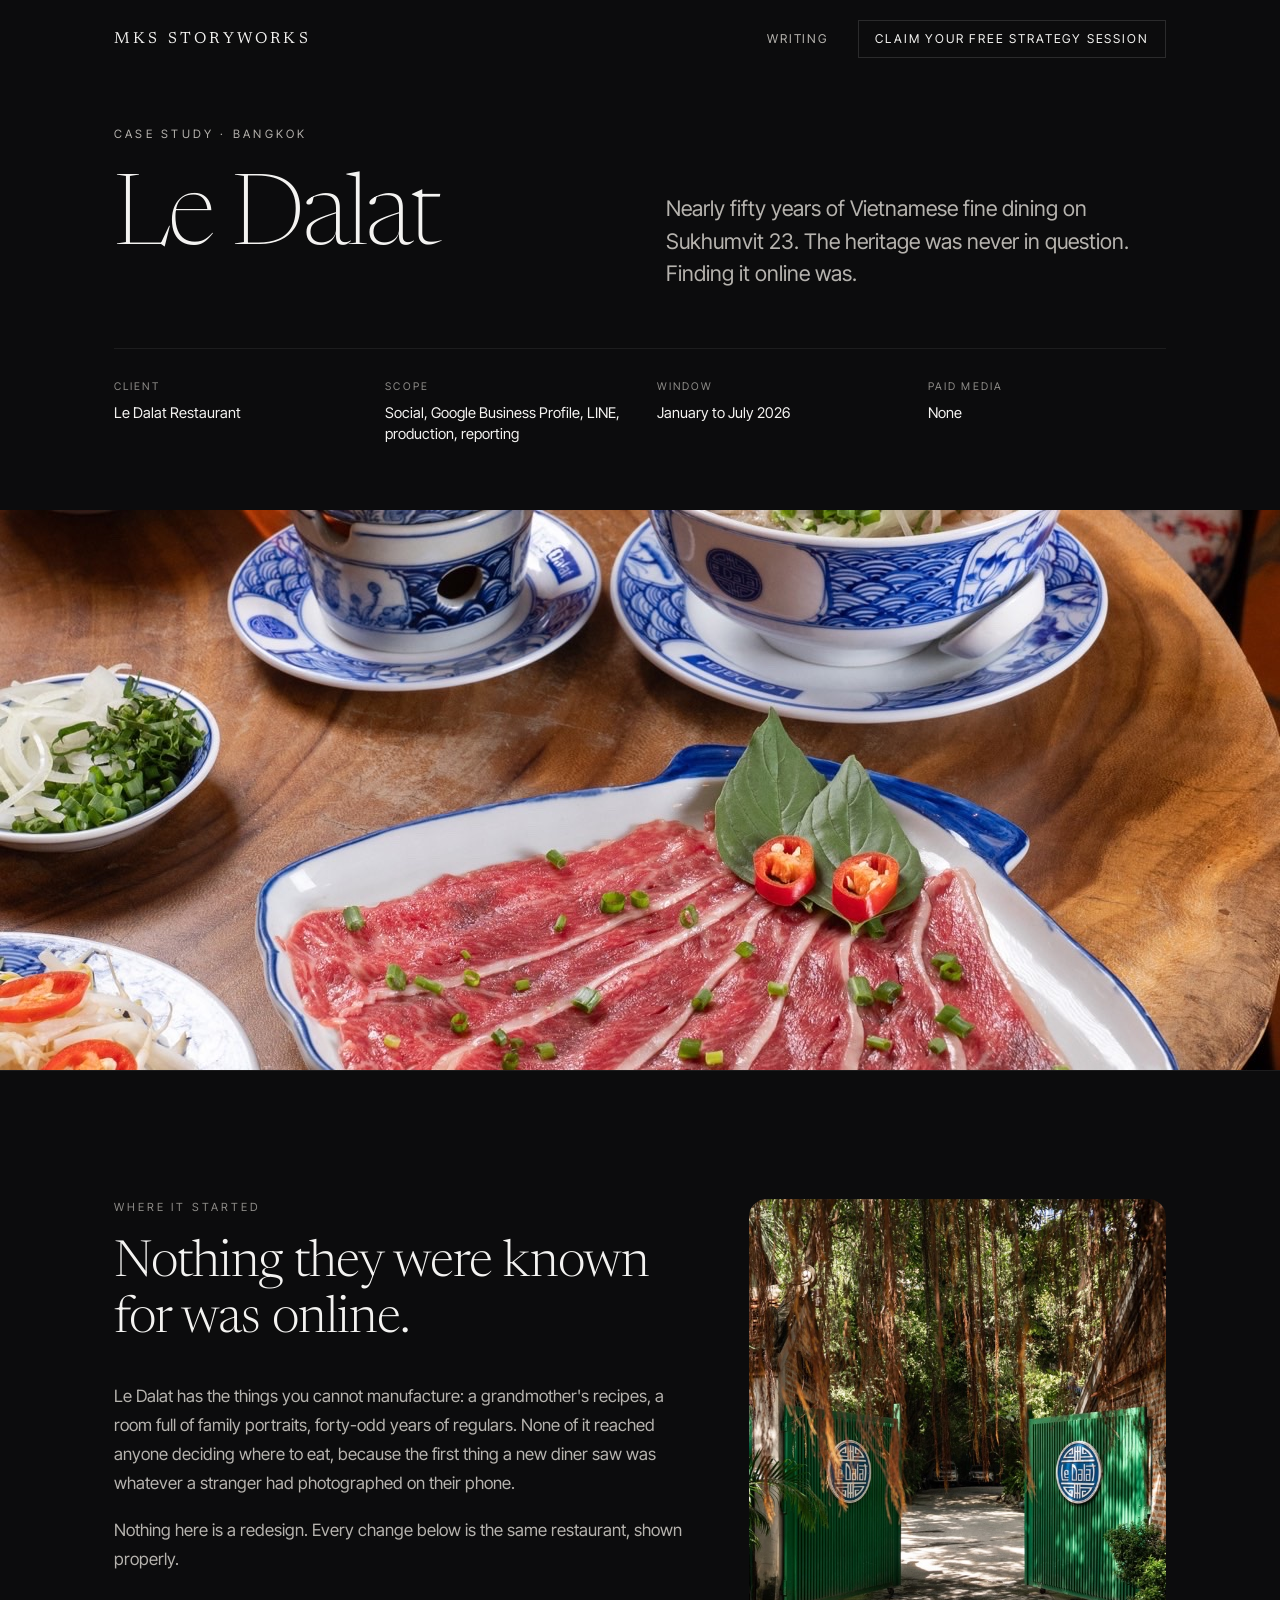
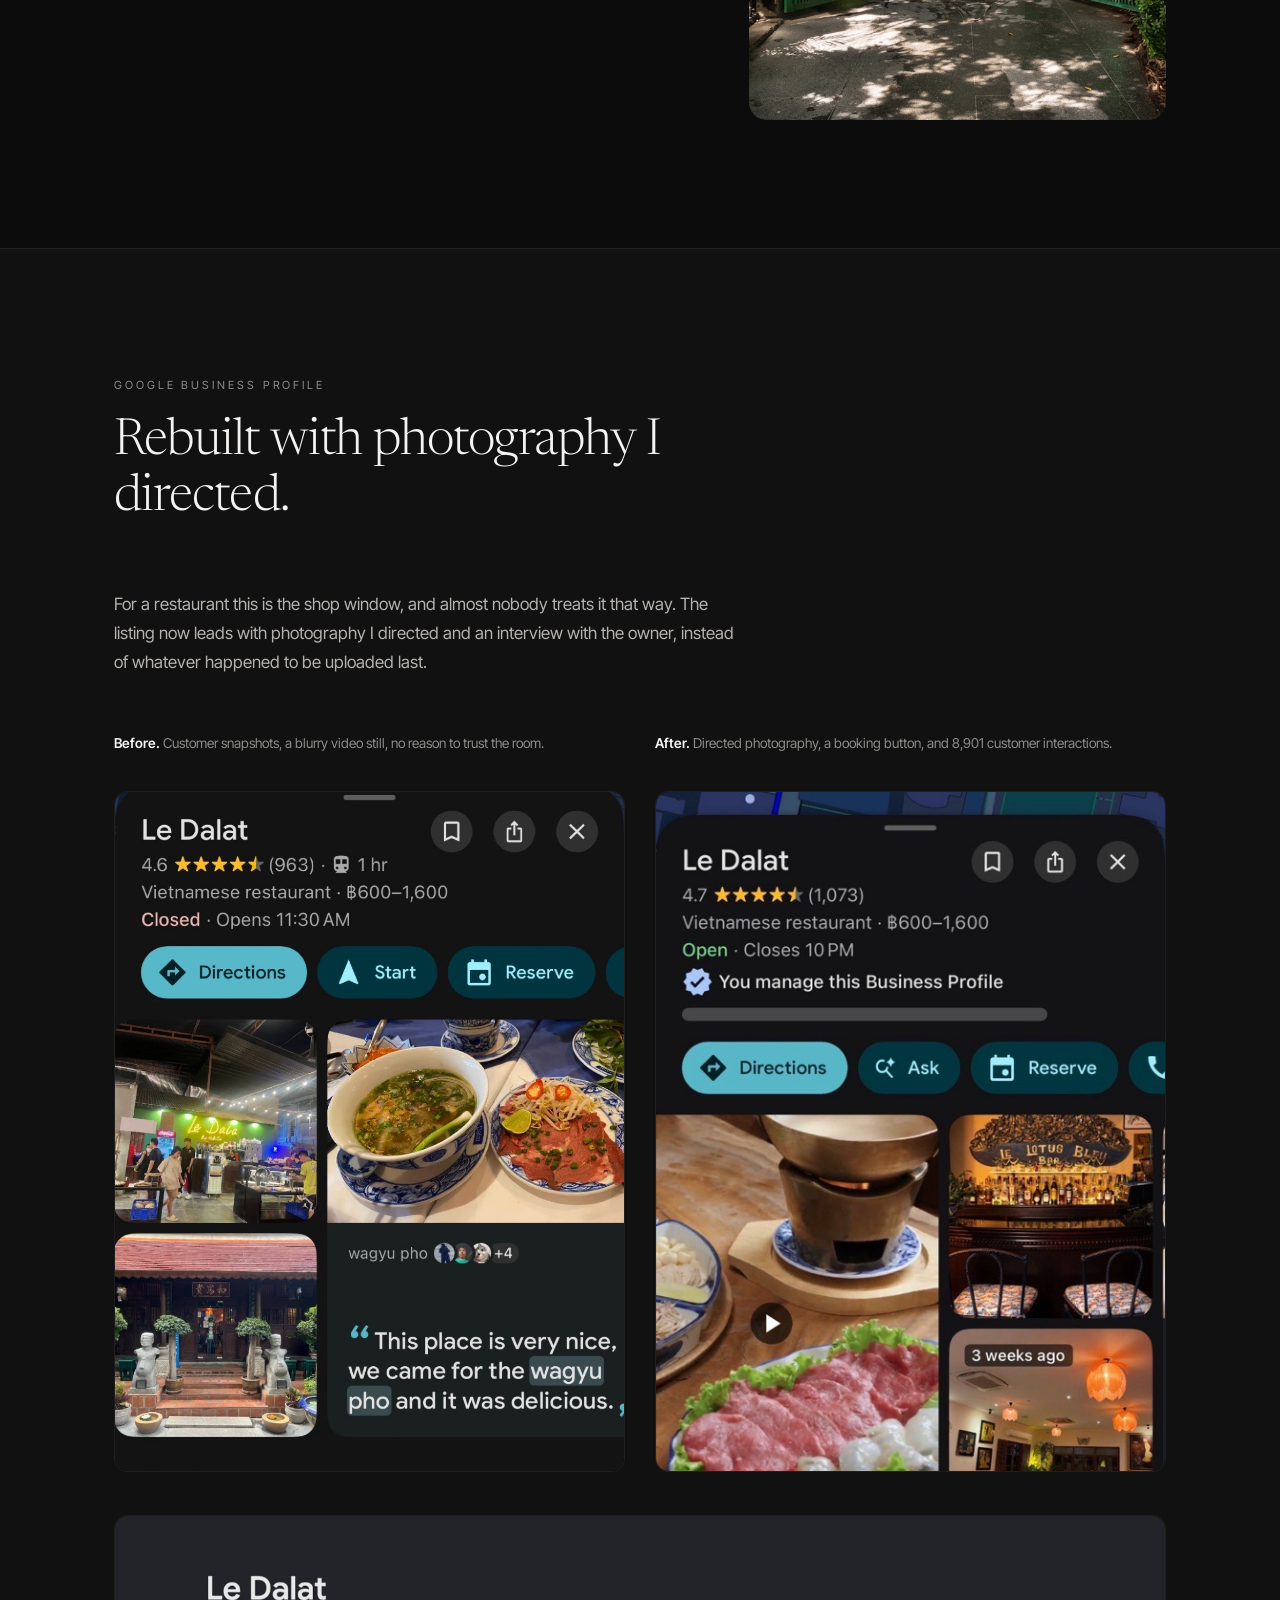
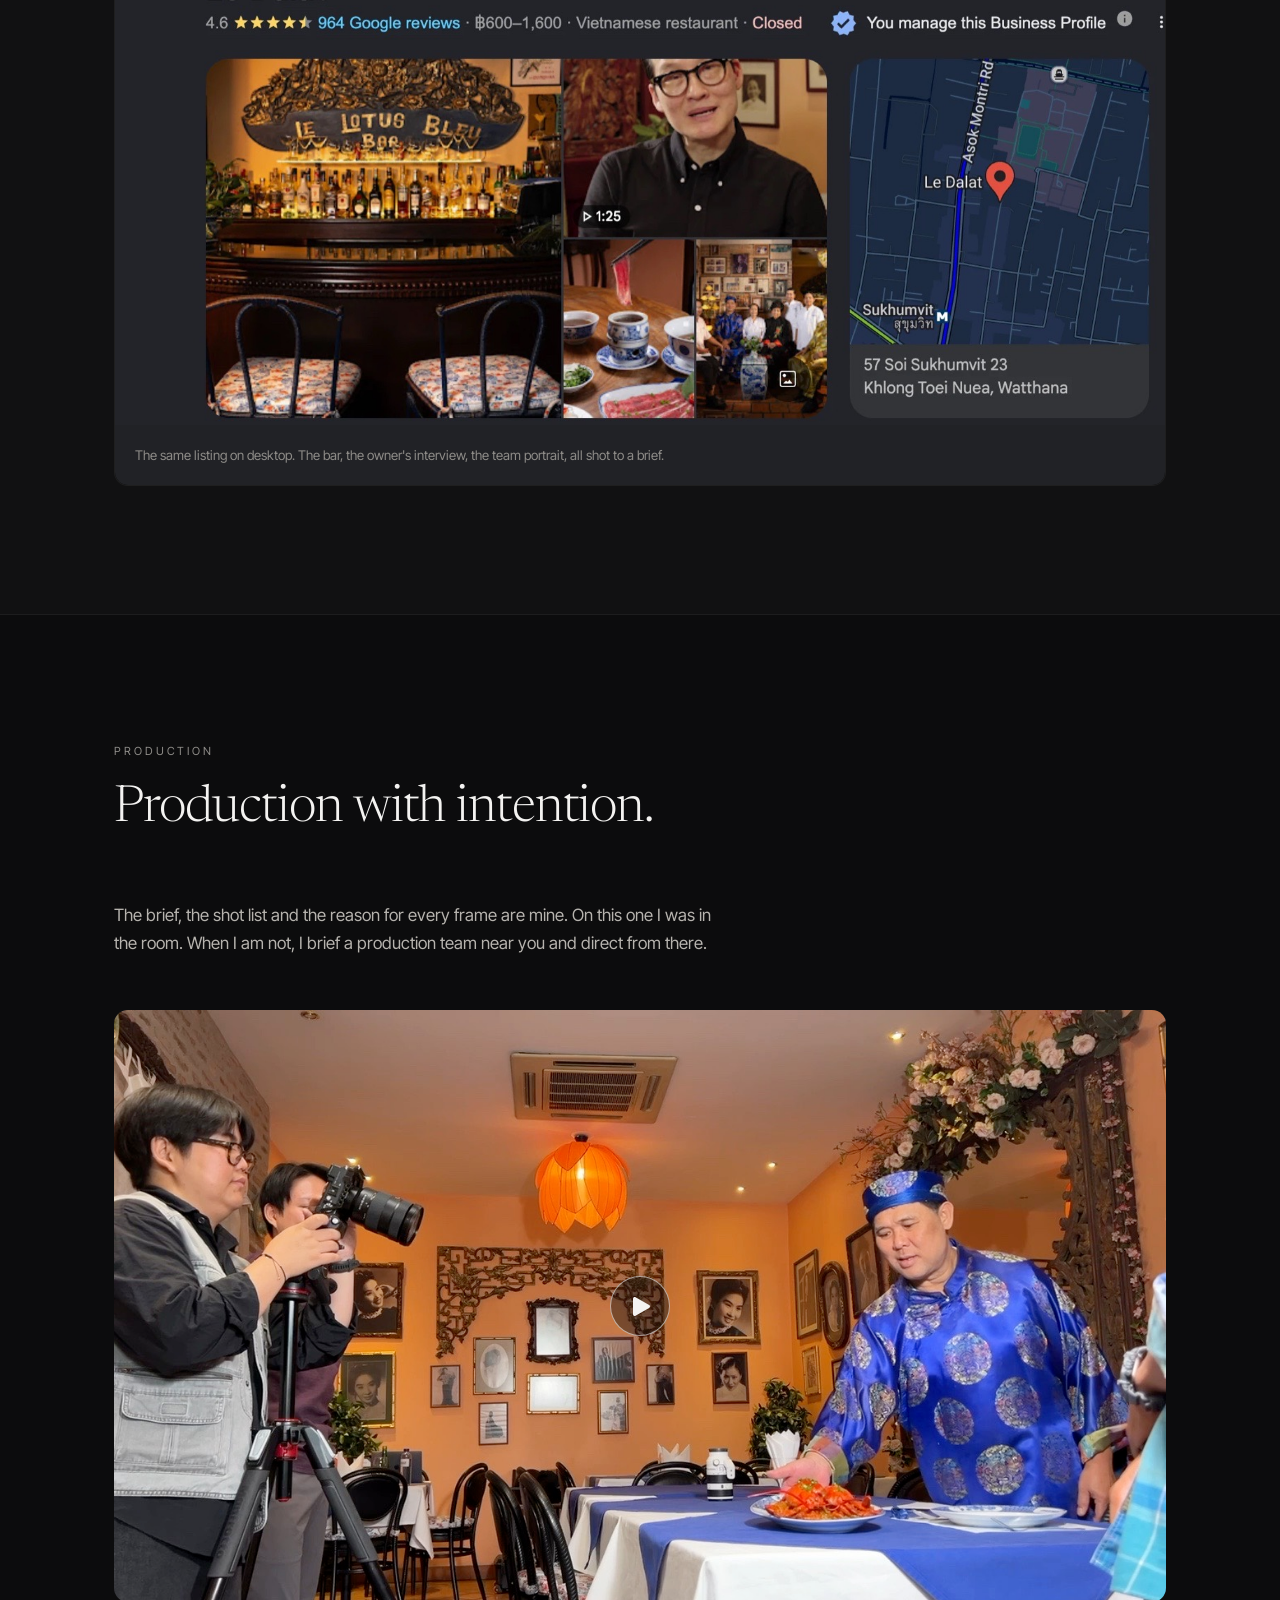
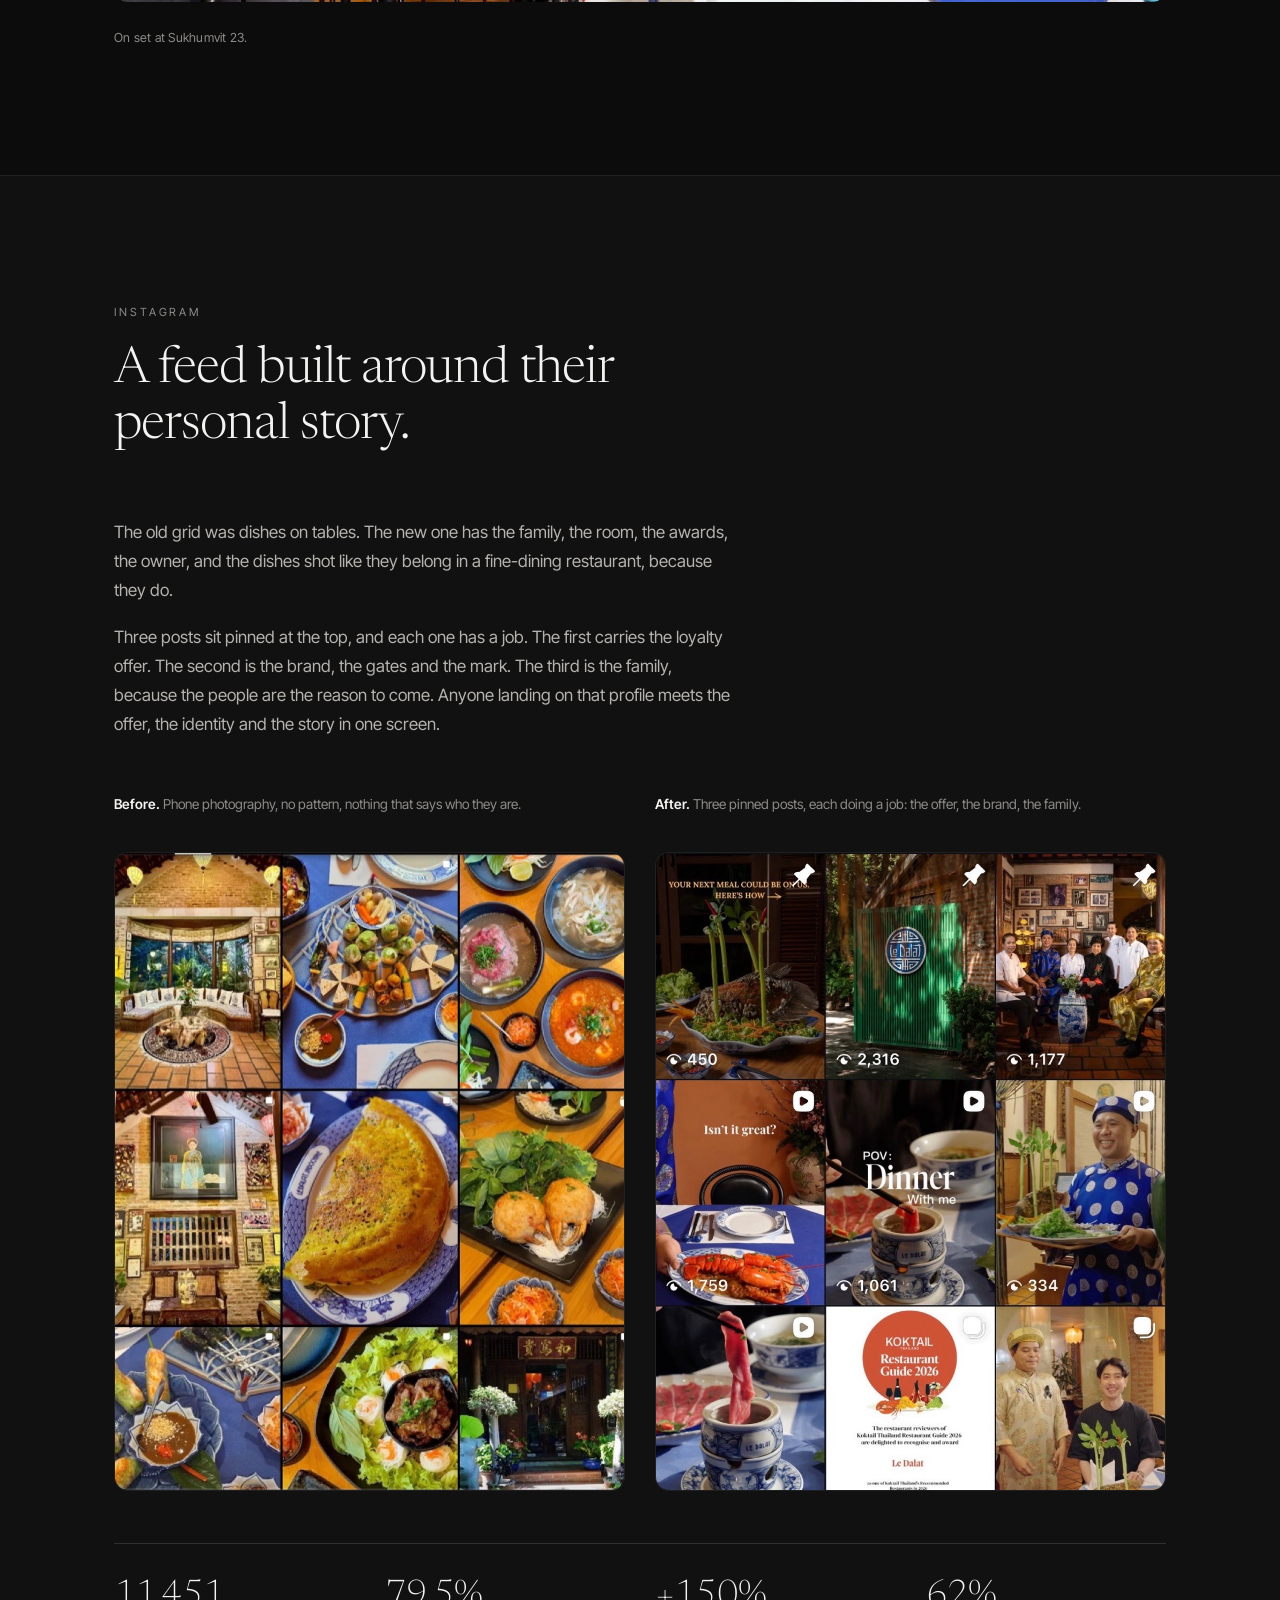
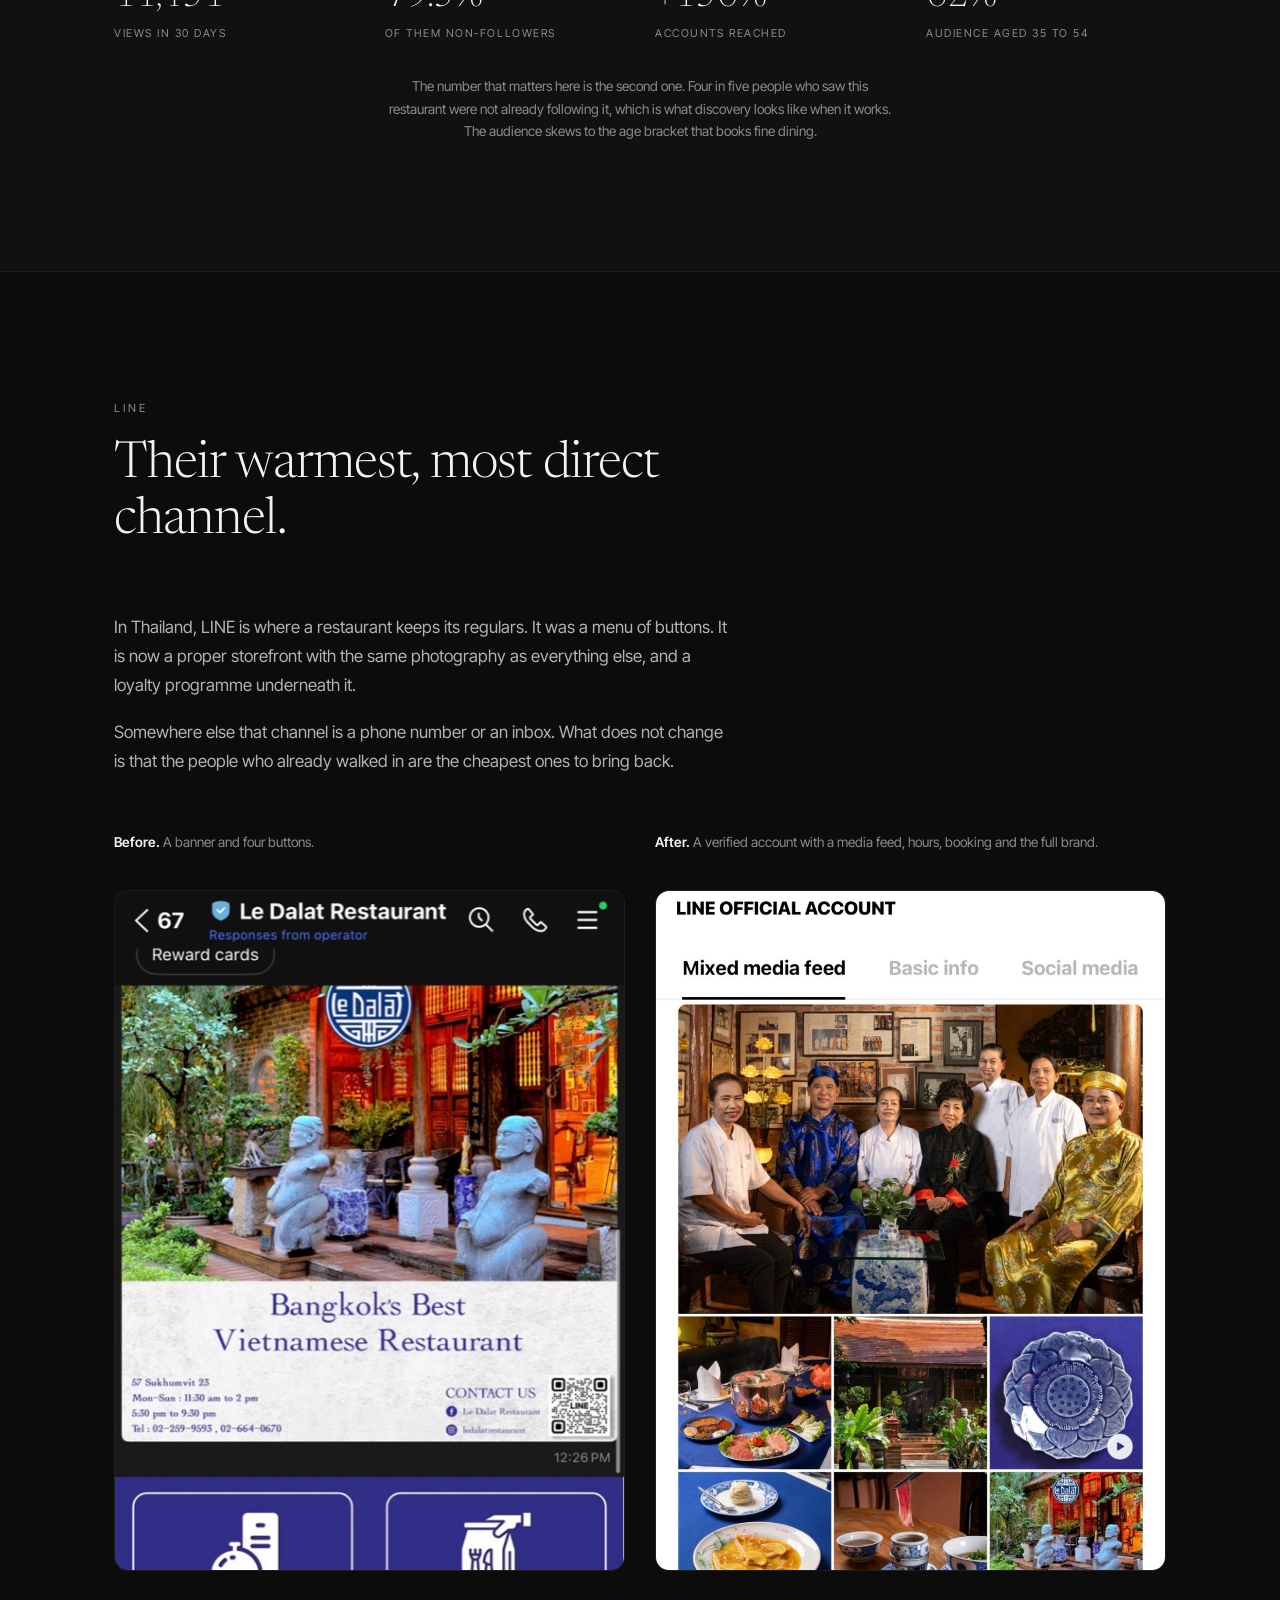
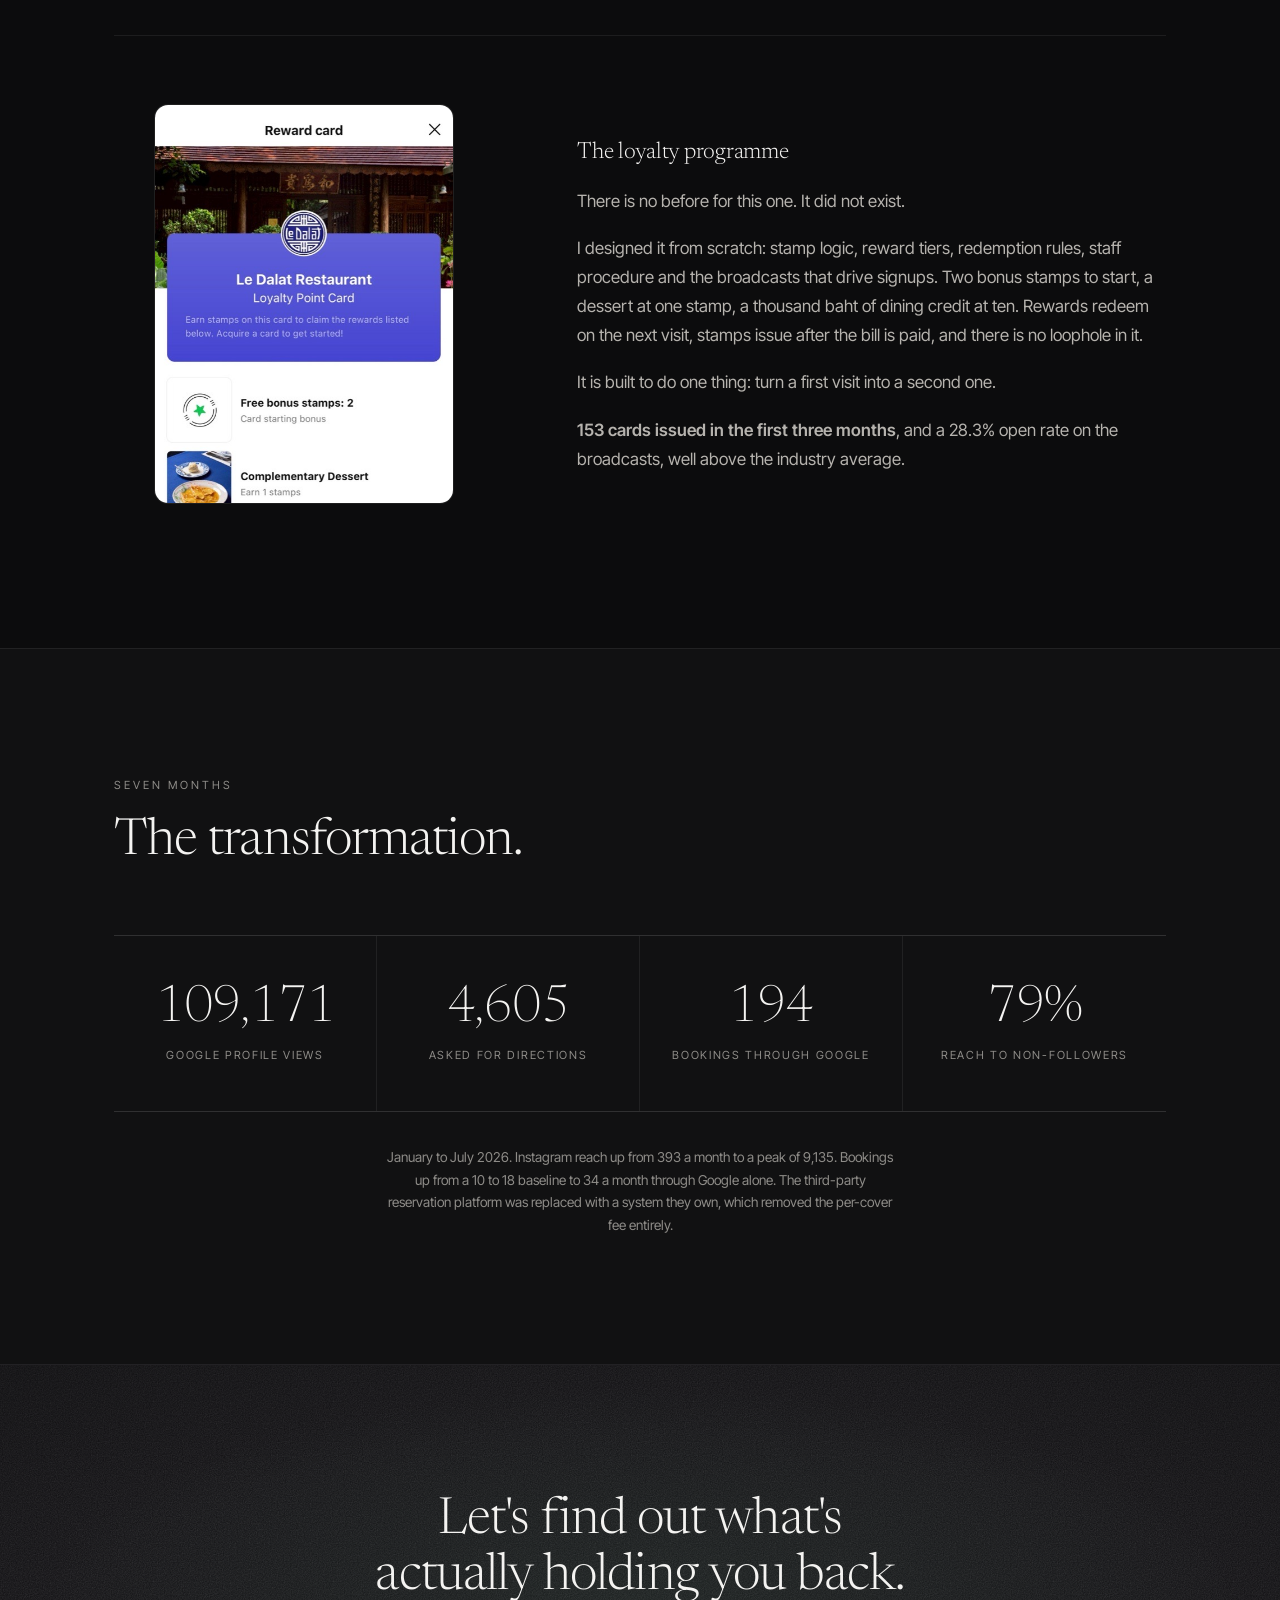
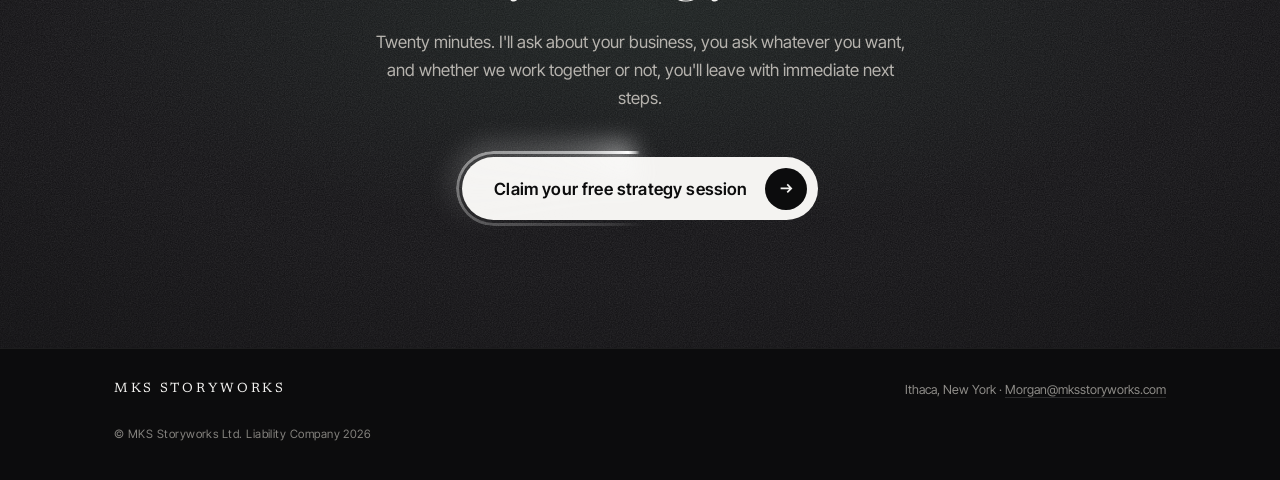
<file: case-ledalat.html>
<!doctype html>
<html lang="en">
<head>
<meta charset="utf-8" />
<meta name="viewport" content="width=device-width, initial-scale=1" />
<title>Le Dalat · MKS Storyworks</title>
<meta name="description" content="How a Bangkok Vietnamese fine-dining institution went from invisible online to 224 bookings through Google in seven months, with no paid ads." />
<meta property="og:type" content="website" />
<meta property="og:site_name" content="MKS Storyworks" />
<meta property="og:title" content="Le Dalat case study | MKS Storyworks" />
<meta property="og:description" content="How a Bangkok fine-dining institution went from invisible online to 224 bookings through Google in seven months, with no paid ads." />
<meta property="og:image" content="https://mksstoryworks.com/assets/img/og-image.jpg" />
<meta property="og:image:width" content="1200" />
<meta property="og:image:height" content="630" />
<meta property="og:image:alt" content="Wagyu pho at Le Dalat, Bangkok, photographed for MKS Storyworks" />
<meta property="og:url" content="https://mksstoryworks.com/ledalat" />
<meta name="twitter:card" content="summary_large_image" />
<meta name="twitter:title" content="Le Dalat case study | MKS Storyworks" />
<meta name="twitter:description" content="How a Bangkok fine-dining institution went from invisible online to 224 bookings through Google in seven months, with no paid ads." />
<meta name="twitter:image" content="https://mksstoryworks.com/assets/img/og-image.jpg" />
<link rel="canonical" href="https://mksstoryworks.com/ledalat" />
<link rel="icon" type="image/png" sizes="32x32" href="assets/img/favicon-32.png" />
<link rel="icon" type="image/png" sizes="512x512" href="assets/img/favicon-512.png" />
<link rel="apple-touch-icon" href="assets/img/apple-touch-icon.png" />
<link rel="preconnect" href="https://fonts.googleapis.com" />
<link rel="preconnect" href="https://fonts.gstatic.com" crossorigin />
<link href="https://fonts.googleapis.com/css2?family=Newsreader:ital,opsz,wght@0,6..72,200;0,6..72,300;0,6..72,400;1,6..72,300&family=Inter+Tight:wght@400;500;600&display=swap" rel="stylesheet" />
<link rel="stylesheet" href="styles.css" />
<script>document.documentElement.className += ' js';</script>
</head>
<body class="page-case">

<header class="nav stuck" id="nav">
  <div class="wrap nav-in">
    <a class="mark" href="index.html">MKS Storyworks</a>
    <nav class="nav-right">
      <a class="nav-link" href="blog.html">Writing</a>
      <a class="nav-cta" href="vsl.html"><span class="nav-cta-full">Claim your free strategy session</span><span class="nav-cta-compact">Free session</span></a>
    </nav>
  </div>
</header>

<main>

  <!-- ========================= CASE HERO ========================= -->
  <section class="case-hero">
    <div class="wrap">
      <div class="case-masthead">
        <div>
          <p class="eyebrow reveal">Case study · Bangkok</p>
          <h1 class="case-h1 reveal">Le Dalat</h1>
        </div>
        <p class="case-lede reveal">
          Nearly fifty years of Vietnamese fine dining on Sukhumvit 23. The heritage was
          never in question. Finding it online was.
        </p>
      </div>
      <div class="case-meta reveal">
        <div><span class="cm-k">Client</span><span class="cm-v">Le Dalat Restaurant</span></div>
        <div><span class="cm-k">Scope</span><span class="cm-v">Social, Google Business Profile, LINE, production, reporting</span></div>
        <div><span class="cm-k">Window</span><span class="cm-v">January to July 2026</span></div>
        <div><span class="cm-k">Paid media</span><span class="cm-v">None</span></div>
      </div>
    </div>
    <figure class="case-hero-img reveal">
      <img src="assets/img/case-hero.jpg" alt="Wagyu pho at Le Dalat, Bangkok" />
    </figure>
  </section>

  <!-- ========================= THE PROBLEM ======================= -->
  <section class="section case-sec">
    <div class="wrap">
      <div class="case-intro">
        <div class="case-intro-copy">
          <p class="kicker reveal">Where it started</p>
          <h2 class="h2 reveal">Nothing they were known for was online.</h2>
          <div class="case-copy reveal">
            <p>Le Dalat has the things you cannot manufacture: a grandmother's recipes, a room full of family portraits, forty-odd years of regulars. None of it reached anyone deciding where to eat, because the first thing a new diner saw was whatever a stranger had photographed on their phone.</p>
            <p>Nothing here is a redesign. Every change below is the same restaurant, shown properly.</p>
          </div>
        </div>
        <figure class="case-intro-img reveal">
          <img src="assets/img/case-gates.jpg" alt="Le Dalat's green gates, Bangkok" loading="lazy" />
        </figure>
      </div>
    </div>
  </section>

  <!-- ========================= GOOGLE ============================ -->
  <section class="section case-sec alt">
    <div class="wrap">
      <p class="kicker reveal">Google Business Profile</p>
      <h2 class="h2 reveal">Rebuilt with photography I directed.</h2>
      <div class="case-copy reveal">
        <p>For a restaurant this is the shop window, and almost nobody treats it that way. The listing now leads with photography I directed and an interview with the owner, instead of whatever happened to be uploaded last.</p>
      </div>

      <div class="ba ba-phone reveal">
        <figure class="ba-side">
          <figcaption><b>Before.</b> Customer snapshots, a blurry video still, no reason to trust the room.</figcaption>
          <div class="ba-frame"><img src="assets/img/gbp-before.jpg" alt="Le Dalat's Google listing before" loading="lazy" /></div>
        </figure>
        <figure class="ba-side">
          <figcaption><b>After.</b> Directed photography, a booking button, and 8,901 customer interactions.</figcaption>
          <div class="ba-frame"><img src="assets/img/gbp-after.jpg" alt="Le Dalat's Google listing after" loading="lazy" /></div>
        </figure>
      </div>

      <figure class="case-wide reveal">
        <img src="assets/img/gbp-after-wide.jpg" alt="Le Dalat's Google listing on desktop" loading="lazy" />
        <figcaption>The same listing on desktop. The bar, the owner's interview, the team portrait, all shot to a brief.</figcaption>
      </figure>
    </div>
  </section>

  <!-- ========================= THE SHOOT ========================= -->
  <section class="section case-sec">
    <div class="wrap">
      <p class="kicker reveal">Production</p>
      <h2 class="h2 reveal">Production with intention.</h2>
      <div class="case-copy reveal">
        <p>The brief, the shot list and the reason for every frame are mine. On this one I was in the room. When I am not, I brief a production team near you and direct from there.</p>
      </div>
    </div>

    <div class="bts reveal">
      <figure class="bts-wide clip">
        <video src="assets/video/bts-wide.mp4" data-poster="assets/img/bts-wide-poster.jpg" preload="none" playsinline></video>
        <button class="clip-play" type="button" aria-label="Play behind the scenes"><svg viewBox="0 0 20 22" aria-hidden="true"><path d="M19 9.27a2 2 0 0 1 0 3.46L3 21.99a2 2 0 0 1-3-1.73V1.74A2 2 0 0 1 3 .01z" fill="currentColor"/></svg></button>
      </figure>
    </div>
    <div class="wrap"><p class="rail-note">On set at Sukhumvit 23.</p></div>
  </section>

  <!-- ========================= THE FEED ========================== -->
  <section class="section case-sec alt">
    <div class="wrap">
      <p class="kicker reveal">Instagram</p>
      <h2 class="h2 reveal">A feed built around their personal story.</h2>
      <div class="case-copy reveal">
        <p>The old grid was dishes on tables. The new one has the family, the room, the awards, the owner, and the dishes shot like they belong in a fine-dining restaurant, because they do.</p>
        <p>Three posts sit pinned at the top, and each one has a job. The first carries the loyalty offer. The second is the brand, the gates and the mark. The third is the family, because the people are the reason to come. Anyone landing on that profile meets the offer, the identity and the story in one screen.</p>
      </div>

      <div class="ba reveal">
        <figure class="ba-side">
          <figcaption><b>Before.</b> Phone photography, no pattern, nothing that says who they are.</figcaption>
          <div class="ba-frame ba-wide"><img src="assets/img/ig-before.jpg" alt="Le Dalat's Instagram grid before" loading="lazy" /></div>
        </figure>
        <figure class="ba-side">
          <figcaption><b>After.</b> Three pinned posts, each doing a job: the offer, the brand, the family.</figcaption>
          <div class="ba-frame ba-wide"><img src="assets/img/ig-after.jpg" alt="Le Dalat's Instagram grid after" loading="lazy" /></div>
        </figure>
      </div>

      <div class="case-stats reveal">
        <div class="cs"><span class="cs-n">11,451</span><span class="cs-l">Views in 30 days</span></div>
        <div class="cs"><span class="cs-n">79.5%</span><span class="cs-l">Of them non-followers</span></div>
        <div class="cs"><span class="cs-n">+150%</span><span class="cs-l">Accounts reached</span></div>
        <div class="cs"><span class="cs-n">62%</span><span class="cs-l">Audience aged 35 to 54</span></div>
      </div>
      <p class="stats-note reveal">
        The number that matters here is the second one. Four in five people who saw this
        restaurant were not already following it, which is what discovery looks like when
        it works. The audience skews to the age bracket that books fine dining.
      </p>
    </div>
  </section>

  <!-- ========================= LINE ============================== -->
  <section class="section case-sec">
    <div class="wrap">
      <p class="kicker reveal">LINE</p>
      <h2 class="h2 reveal">Their warmest, most direct channel.</h2>
      <div class="case-copy reveal">
        <p>In Thailand, LINE is where a restaurant keeps its regulars. It was a menu of buttons. It is now a proper storefront with the same photography as everything else, and a loyalty programme underneath it.</p>
        <p>Somewhere else that channel is a phone number or an inbox. What does not change is that the people who already walked in are the cheapest ones to bring back.</p>
      </div>

      <div class="ba ba-phone reveal">
        <figure class="ba-side">
          <figcaption><b>Before.</b> A banner and four buttons.</figcaption>
          <div class="ba-frame"><img src="assets/img/line-before.jpg" alt="Le Dalat's LINE account before" loading="lazy" /></div>
        </figure>
        <figure class="ba-side">
          <figcaption><b>After.</b> A verified account with a media feed, hours, booking and the full brand.</figcaption>
          <div class="ba-frame"><img src="assets/img/line-after.jpg" alt="Le Dalat's LINE account after" loading="lazy" /></div>
        </figure>
      </div>

      <div class="case-split reveal">
        <figure class="ba-frame ba-solo">
          <img src="assets/img/loyalty.jpg" alt="Le Dalat's LINE loyalty point card" loading="lazy" />
        </figure>
        <div class="case-copy">
          <h3 class="case-h3">The loyalty programme</h3>
          <p>There is no before for this one. It did not exist.</p>
          <p>I designed it from scratch: stamp logic, reward tiers, redemption rules, staff procedure and the broadcasts that drive signups. Two bonus stamps to start, a dessert at one stamp, a thousand baht of dining credit at ten. Rewards redeem on the next visit, stamps issue after the bill is paid, and there is no loophole in it.</p>
          <p>It is built to do one thing: turn a first visit into a second one.</p>
          <p class="case-figure"><b>153 cards issued in the first three months</b>, and a 28.3% open rate on the broadcasts, well above the industry average.</p>
        </div>
      </div>
    </div>
  </section>

  <!-- ========================= NUMBERS =========================== -->
  <section class="section case-sec alt">
    <div class="wrap">
      <p class="kicker reveal">Seven months</p>
      <h2 class="h2 reveal">The transformation.</h2>

      <div class="stats reveal">
        <div class="stat"><span class="stat-n odo" data-to="125996">125,996</span><span class="stat-l">Google profile views</span></div>
        <div class="stat"><span class="stat-n odo" data-to="5315">5,315</span><span class="stat-l">Asked for directions</span></div>
        <div class="stat"><span class="stat-n odo" data-to="224">224</span><span class="stat-l">Bookings through Google</span></div>
        <div class="stat"><span class="stat-n odo" data-to="91" data-suffix="%">91%</span><span class="stat-l">Reach to non-followers</span></div>
      </div>
      <p class="stats-note reveal">
        January to July 2026. Instagram reach up from 393 a month to a peak of 9,135.
        Bookings up from a 10 to 18 baseline to 34 a month through Google alone.
        The third-party reservation platform was replaced with a system they own,
        which removed the per-cover fee entirely.
      </p>
    </div>
  </section>

  <!-- ========================= CTA =============================== -->
  <section class="section end" id="end">
    <div class="wrap">
      <h2 class="h2 end-h reveal">Let's find out what's actually holding you back.</h2>
      <p class="end-p reveal">Twenty minutes. I'll ask about your business, you ask whatever you want, and whether we work together or not, you'll leave with immediate next steps.</p>
      <div class="reveal"><a class="btn" href="vsl.html">
        <span class="btn-label">Claim your free strategy session</span>
        <span class="btn-icon" aria-hidden="true">
          <svg viewBox="0 0 16 16" fill="none" stroke="currentColor" stroke-width="1.6"><path d="M2.5 8h10M8.8 4.2 12.6 8l-3.8 3.8"/></svg>
        </span>
      </a></div>
    </div>
  </section>

</main>

<footer class="foot">
  <div class="wrap foot-in">
    <a class="mark" href="index.html">MKS Storyworks</a>
    <span class="foot-r">Ithaca, New York · <a href="mailto:Morgan@mksstoryworks.com">Morgan@mksstoryworks.com</a></span>
  </div>
  <div class="wrap"><p class="legal">© MKS Storyworks Ltd. Liability Company 2026</p></div>
</footer>

<script src="script.js"></script>
</body>
</html>
</file>
<file: styles.css>
/* =========================================================================
   MKS Storyworks, V5
   Flat dark. No gradients, no glass, no blur. One accent, used sparingly.
   Two typefaces: Newsreader for display, Inter Tight for everything else.
   ========================================================================= */

:root{
  --ink:#0c0c0d;          /* page ground: flat, never a gradient */
  --ink-2:#111112;        /* the one alternate ground, for banding */
  --paper:#f4f3f1;
  --dim:#b6b3ae;
  --mute:#8e8c88;
  --line:rgba(255,255,255,.13);
  --card:#212226;         /* raised surface: the only step up from the ground */
  --card-hi:#292a2f;
  --card-line:rgba(255,255,255,.12);
  --line-2:rgba(255,255,255,.07);
  --accent:#78b795;

  --f-display:"Newsreader",Georgia,serif;
  --f-body:"Inter Tight",-apple-system,BlinkMacSystemFont,system-ui,sans-serif;

  --gutter:clamp(22px,5vw,72px);
  --maxw:1180px;

  /* Hero framing. First value is horizontal, second vertical.
     Nudge the second value down (e.g. 30%) if the photo crops your head. */
  --hero-pos:50% 42%;
  --hero-zoom:1.09;
  --hero-shift:-4%;      /* negative lifts the picture; positive drops it */
}

*,*::before,*::after{ box-sizing:border-box; }

html{ scroll-behavior:smooth; }
@media (prefers-reduced-motion:reduce){ html{ scroll-behavior:auto; } }

body{
  margin:0;
  background:var(--ink);
  color:var(--paper);
  font-family:var(--f-body);
  font-size:16px;
  line-height:1.55;
  -webkit-font-smoothing:antialiased;
  /* clip, not hidden. `hidden` turns body into a scroll container and
     breaks position:sticky and scroll-linked effects further down. */
  overflow-x:hidden;
  overflow-x:clip;
}

img,svg{ display:block; max-width:100%; }

.wrap{ max-width:var(--maxw); margin-inline:auto; padding-inline:var(--gutter); }

.sr{
  position:absolute; width:1px; height:1px; padding:0; margin:-1px;
  overflow:hidden; clip:rect(0 0 0 0); white-space:nowrap; border:0;
}
.skip{
  position:absolute; left:-9999px; top:0; z-index:100;
  background:var(--paper); color:var(--ink); padding:12px 18px;
}
.skip:focus{ left:12px; top:12px; }

:focus-visible{ outline:2px solid var(--accent); outline-offset:3px; }

/* ---------------------------------------------------------------- nav -- */
.nav{
  position:fixed; inset:0 0 auto 0; z-index:60;
  transition:background .3s ease, border-color .3s ease;
  border-bottom:1px solid transparent;
}
.nav.stuck{
  background:rgba(12,12,13,.92);
  border-bottom-color:var(--line-2);
}
@supports (backdrop-filter:blur(6px)){
  .nav.stuck{ background:rgba(12,12,13,.72); backdrop-filter:blur(10px); }
}
.nav-in{ display:flex; align-items:center; justify-content:space-between; padding-block:20px; }

.mark{
  font-family:var(--f-display); font-weight:400;
  font-size:1rem; letter-spacing:.2em; text-transform:uppercase;
  color:var(--paper); text-decoration:none; white-space:nowrap;
}
.nav-cta{
  color:var(--paper); text-decoration:none;
  font-size:.76rem; letter-spacing:.15em; text-transform:uppercase;
  padding:.72em 1.35em; border:1px solid var(--line);
  transition:background .25s ease, border-color .25s ease, color .25s ease;
}
.nav-cta:hover{ background:var(--paper); border-color:var(--paper); color:var(--ink); }

/* --------------------------------------------------------------- hero -- */
.hero{
  position:relative; isolation:isolate;
  min-height:100svh; min-height:100vh;
  display:grid; align-items:stretch;
  /* Weighted upward: the wordmark should cross the skyline and the CTA
     clear the subject's head, leaving him readable in the lower third. */
  padding-block:clamp(104px,13vh,140px) clamp(88px,11vh,118px);
  overflow:hidden;
}
.hero-img{
  position:absolute; inset:0; z-index:-3;
  width:100%; height:100%;
  object-fit:cover; object-position:var(--hero-pos);
  /* At 16:9 the photo is almost the same shape as the frame, so
     object-position alone has nothing to pan. The zoom creates the
     slack; the shift moves the picture inside it. Negative lifts. */
  transform:scale(var(--hero-zoom)) translateY(var(--hero-shift));
  transform-origin:50% 50%;
}
.hero.no-img .hero-img{ display:none; }

/* The scrim is what makes type legible over a photograph. Flat black at
   varying alpha: a tint, not a colour gradient. */
.hero-scrim{
  position:absolute; inset:0; z-index:-2;
  background:
    /* a pool of shade behind the type only, so the skyline keeps its light */
    radial-gradient(58% 42% at 50% 32%, rgba(12,12,13,.72) 0%,
                                        rgba(12,12,13,.42) 55%,
                                        rgba(12,12,13,0) 100%),
    linear-gradient(180deg, rgba(12,12,13,.88) 0%, rgba(12,12,13,.34) 30%,
                            rgba(12,12,13,.34) 62%, rgba(12,12,13,.92) 100%);
}
.hero.no-img .hero-scrim{ background:var(--ink); }

/* Visible only until a real photo exists at assets/img/hero.jpg */
.hero-slot{
  position:absolute; inset:0; z-index:-1; display:none;
  align-content:end; justify-items:center; text-align:center; color:var(--mute);
  border:1px dashed var(--line);
  margin:clamp(70px,9vh,110px) var(--gutter) clamp(50px,7vh,80px);
  padding-bottom:clamp(16px,2.4vh,26px);
}
.hero.no-img .hero-slot{ display:grid; }
.hero-slot span{
  font-family:var(--f-display); font-size:1rem; letter-spacing:.18em;
  text-transform:uppercase; color:var(--dim);
}
.hero-slot p{ margin:.7em 0 0; font-size:.78rem; letter-spacing:.06em; }

/* Two auto margins split the free space: the wordmark block settles in the
   upper middle, the CTA drops to the bottom just above the scroll cue, and
   the centre of the frame (where he is in the photo) stays clear. */
.hero-in{
  position:relative; text-align:center; width:100%;
  display:flex; flex-direction:column; min-height:100%;
}
.hero-in .eyebrow{ margin-top:auto; }
.hero-in .hero-cta{ margin-top:auto; }

.eyebrow{
  margin:0 0 clamp(22px,3.4vh,34px);
  font-size:.72rem; letter-spacing:.28em; text-transform:uppercase;
  color:var(--dim);
}

/* The name across the middle. SVG so it spans edge to edge at any width
   without guessing at font metrics; lengthAdjust="spacing" tracks the
   letters out to fill instead of distorting the glyph shapes. */
.bigmark{ margin:0 0 clamp(24px,3.4vh,38px); }
.bigmark svg text{
  font-family:var(--f-display); font-weight:200; font-size:100px;
  fill:var(--paper);
}
.bigmark-stack{ display:none; }

.hero-sub{
  margin:0 auto;
  max-width:34ch;
  font-size:clamp(1.02rem,.95rem + .42vw,1.28rem);
  line-height:1.5; color:var(--dim);
}
.hero-sub em{ font-style:normal; color:var(--paper); }

.hero-cta{ display:grid; justify-items:center; gap:14px; }

/* The action button.
   Paper pill, dark label, a dark disc holding the arrow, and a white
   beam travelling around the rim. The beam sits just OUTSIDE the pill
   so it reads against the dark page. On the pill itself white on white
   would be invisible, which is why there is no overflow clipping here. */
@property --beam{ syntax:'<angle>'; initial-value:0deg; inherits:false; }

.btn{
  position:relative; isolation:isolate;
  display:inline-flex; align-items:center; gap:1.05em;
  text-decoration:none; cursor:pointer; border:0;
  background:var(--paper); color:var(--ink);
  font-family:var(--f-body);
  font-size:clamp(.95rem,.9rem + .2vw,1.05rem); font-weight:600;
  letter-spacing:.01em;
  padding:.62em .62em .62em 1.9em;
  border-radius:999px;
  transition:transform .3s cubic-bezier(.22,.61,.36,1), box-shadow .3s ease;
}
.btn:hover{ transform:translateY(-2px); box-shadow:0 12px 34px rgba(0,0,0,.45); }
.btn:active{ transform:translateY(0); }

.btn::before{
  /* sits entirely OUTSIDE the pill: the box reaches 6px out and the mask
     keeps only its outer 3px, so no part of the beam lands on white. */
  content:""; position:absolute; inset:-6px; z-index:-1;
  border-radius:999px; padding:3px;
  background:conic-gradient(from var(--beam),
    rgba(255,255,255,0)    0deg,
    rgba(255,255,255,0)   170deg,
    rgba(255,255,255,.18) 250deg,
    rgba(255,255,255,.75) 315deg,
    rgba(255,255,255,1)   342deg,
    rgba(255,255,255,.55) 353deg,
    rgba(255,255,255,0)   360deg);
  /* keep only the rim: punch the middle out of the painted box */
  -webkit-mask:linear-gradient(#000 0 0) content-box, linear-gradient(#000 0 0);
          mask:linear-gradient(#000 0 0) content-box, linear-gradient(#000 0 0);
  -webkit-mask-composite:xor;
          mask-composite:exclude;
  animation:beam 3s linear infinite;
  pointer-events:none;
}
/* the soft bloom the beam drags with it */
.btn::after{
  content:""; position:absolute; inset:-16px; z-index:-2;
  border-radius:999px;
  background:conic-gradient(from var(--beam),
    rgba(255,255,255,0)    0deg,
    rgba(255,255,255,0)  255deg,
    rgba(255,255,255,.62) 340deg,
    rgba(255,255,255,0)  360deg);
  filter:blur(11px); opacity:.85;
  animation:beam 3s linear infinite;
  pointer-events:none;
}
@keyframes beam{ to{ --beam:360deg; } }

.btn:hover::after{ opacity:1; }

.btn-label{ position:relative; z-index:2; }

.btn-icon{
  position:relative; z-index:2;
  width:2.5em; height:2.5em; flex:0 0 auto;
  border-radius:50%; display:grid; place-items:center;
  background:var(--ink); color:var(--paper);
  transition:transform .45s cubic-bezier(.22,.61,.36,1);
}
.btn-icon svg{ width:1em; height:1em; }
.btn:hover .btn-icon{ transform:translateX(3px); }

@media (prefers-reduced-motion:reduce){
  .btn::before,.btn::after{ animation:none; }
  .btn::after{ opacity:0; }
}

.btn-note{ margin:0; font-size:.8rem; color:var(--mute); letter-spacing:.02em; }

.scroll-hint{
  position:absolute; left:50%; bottom:26px; translate:-50% 0;
  width:22px; height:36px; border:1px solid var(--line);
  border-radius:12px; display:grid; place-items:start center;
  padding-top:7px;
}
.scroll-hint span{
  width:2px; height:6px; background:var(--dim); border-radius:2px;
  animation:hint 1.9s ease-in-out infinite;
}
@keyframes hint{ 0%,100%{ transform:translateY(0); opacity:1; } 55%{ transform:translateY(9px); opacity:.15; } }
@media (prefers-reduced-motion:reduce){ .scroll-hint span{ animation:none; } }

/* ------------------------------------------------------------ sections -- */
.section{ padding-block:clamp(72px,10vw,132px); }

.kicker{
  margin:0 0 clamp(14px,1.8vw,20px);
  font-size:.7rem; letter-spacing:.26em; text-transform:uppercase;
  color:var(--mute);
}
.h2{
  margin:0 0 clamp(38px,5vw,64px);
  font-family:var(--f-display); font-weight:300;
  font-size:clamp(1.95rem,1.35rem + 2.3vw,3.2rem);
  line-height:1.1; letter-spacing:-.018em;
  max-width:20ch;
}

/* ------------------------------------------------------- the process --
   Four raised blocks with chevrons between them, then a loop line under.
   It is a cycle, so it should look like one. */
.work{ border-top:1px solid var(--line-2); }

.flow{
  list-style:none; margin:0; padding:0;
  display:grid; grid-template-columns:repeat(4,minmax(0,1fr));
  gap:clamp(22px,3vw,40px);
}
.step{
  position:relative;
  background:var(--card);
  border:1px solid var(--card-line);
  border-radius:18px;
  padding:clamp(22px,2.4vw,30px);
  transition:background .3s ease, border-color .3s ease, transform .3s ease;
}
.step:hover{
  background:var(--card-hi);
  border-color:rgba(255,255,255,.18);
  transform:translateY(-3px);
}
/* chevron sitting in the gap between two steps */
.step:not(:last-child)::after{
  content:""; position:absolute; top:50%;
  right:clamp(-20px,-1.5vw,-11px);
  width:9px; height:9px;
  border-top:1px solid var(--accent);
  border-right:1px solid var(--accent);
  transform:translate(50%,-50%) rotate(45deg);
}
.step-n{
  display:block; margin-bottom:clamp(14px,1.8vw,22px);
  font-family:var(--f-display); font-size:.8rem; letter-spacing:.18em;
  color:var(--accent); font-variant-numeric:tabular-nums;
}
.step-t{
  margin:0 0 .55em; font-family:var(--f-display); font-weight:300;
  font-size:clamp(1.15rem,1.03rem + .5vw,1.5rem); line-height:1.18;
  letter-spacing:-.012em;
}
.step-d{
  margin:0; color:var(--dim);
  font-size:clamp(.9rem,.88rem + .14vw,.97rem); line-height:1.6;
}

.flow-loop{
  display:flex; align-items:center; gap:14px;
  margin-top:clamp(26px,3.2vw,40px);
  padding-top:clamp(22px,2.6vw,30px);
  border-top:1px solid var(--line-2);
}
.flow-loop svg{ width:22px; height:22px; flex:0 0 auto; color:var(--accent); }
.flow-loop p{
  margin:0; color:var(--dim); max-width:62ch;
  font-size:clamp(.93rem,.9rem + .16vw,1.01rem); line-height:1.6;
}
.flow-channels{
  margin:clamp(14px,1.8vw,20px) 0 0;
  font-size:.85rem; color:var(--mute); letter-spacing:.01em;
}

/* --------------------------------------------------------- results -- */
.results{ background:var(--ink-2); border-block:1px solid var(--line-2); }

.results-top{
  display:grid; grid-template-columns:minmax(0,1fr) minmax(0,.62fr);
  gap:clamp(28px,5vw,72px); align-items:center;
  margin-bottom:clamp(44px,5.5vw,72px);
}
.results-copy .h2{ margin-bottom:clamp(18px,2.2vw,26px); }
.results-p{
  margin:0; max-width:52ch; color:var(--dim);
  font-size:clamp(.96rem,.92rem + .2vw,1.06rem); line-height:1.65;
}
.results-photo{
  margin:0; aspect-ratio:4/5; overflow:hidden;
  border-radius:18px; background:var(--ink);
}
.results-photo img{ width:100%; height:100%; object-fit:cover; }

.stats{
  display:grid; grid-template-columns:repeat(4,1fr);
  border-top:1px solid var(--line);
  border-bottom:1px solid var(--line);
}
.stat{
  text-align:center;
  padding:clamp(30px,3.8vw,48px) clamp(16px,2.2vw,30px);
  border-right:1px solid var(--line-2);
}
.stat:last-child{ border-right:0; }
.stat-n{
  display:block;
  font-family:var(--f-display); font-weight:200;
  font-size:clamp(1.85rem,1.2rem + 2.5vw,3.4rem); line-height:1;
  letter-spacing:-.025em; font-variant-numeric:tabular-nums;
}
.stat-l{
  display:block; margin-top:1.1em;
  font-size:.7rem; line-height:1.45; letter-spacing:.15em;
  text-transform:uppercase; color:var(--mute);
}
.stats-note{
  margin:clamp(24px,3vw,34px) auto 0; max-width:64ch; text-align:center;
  font-size:.85rem; line-height:1.65; color:var(--mute);
}

/* --------------------------------------------------------- gallery -- */
.gallery{ padding-bottom:clamp(52px,7vw,90px); }
.gallery-head{
  display:flex; align-items:flex-end; justify-content:space-between;
  gap:24px; flex-wrap:wrap;
}
.gallery-head .h2{ margin-bottom:clamp(24px,3vw,34px); }
.gallery-ctl{
  display:flex; align-items:center; gap:clamp(14px,2vw,26px);
  margin-bottom:clamp(28px,3.4vw,40px);
}
.rail-nav{ display:flex; gap:8px; }

/* photos / videos */
.tabs{
  position:relative; display:flex; gap:2px;
  border:1px solid var(--line); border-radius:999px; padding:3px;
}
.tab{
  position:relative; z-index:1;
  background:none; border:0; cursor:pointer; color:var(--mute);
  font-family:var(--f-body); font-size:.74rem; font-weight:500;
  letter-spacing:.14em; text-transform:uppercase;
  padding:.72em 1.35em; border-radius:999px;
  transition:color .3s ease;
}
.tab:hover{ color:var(--paper); }
.tab.on{ color:var(--ink); }
/* the pill slides between the two, rather than each tab painting itself */
.tab-ink{
  position:absolute; z-index:0; top:3px; bottom:3px; left:3px;
  width:calc(50% - 3px); border-radius:999px; background:var(--paper);
  transition:transform .38s cubic-bezier(.65,0,.35,1);
}
.tabs[data-active="1"] .tab-ink{ transform:translateX(100%); }
@media (prefers-reduced-motion:reduce){ .tab-ink{ transition:none; } }

/* panes stack, so switching never jumps the page height around */
.pane{ display:none; }
.pane.on{ display:block; }

/* a reel is 9:16 and taller than a photo card */
.clip{
  position:relative; margin:0; flex:0 0 auto;
  width:clamp(190px,24vw,290px);
  aspect-ratio:9/16;
  background:var(--ink-2);
  scroll-snap-align:center;
  overflow:hidden;
}
.clip video{ width:100%; height:100%; object-fit:cover; display:block; background:var(--ink-2); }
.clip-play{
  position:absolute; inset:0; margin:auto;
  width:60px; height:60px; border-radius:50%;
  display:grid; place-items:center; cursor:pointer;
  background:rgba(12,12,13,.42); color:var(--paper);
  border:1px solid rgba(255,255,255,.55);
  transition:background .25s ease, border-color .25s ease, transform .25s ease;
}
.clip-play svg{ width:17px; height:19px; margin-left:3px; }
.clip-play:hover{ background:rgba(12,12,13,.72); border-color:#fff; transform:scale(1.06); }
.clip.playing .clip-play{ display:none; }
.rail-btn{
  width:44px; height:44px; display:grid; place-items:center;
  background:none; color:var(--paper); cursor:pointer;
  border:1px solid var(--line); border-radius:50%;
  transition:background .25s ease, border-color .25s ease, color .25s ease;
}
.rail-btn:hover{ background:var(--paper); border-color:var(--paper); color:var(--ink); }
.rail-btn svg{ width:18px; height:18px; }
.rail-btn[disabled]{ opacity:.32; cursor:default; }
.rail-btn[disabled]:hover{ background:none; border-color:var(--line); color:var(--paper); }
.rail{
  overflow-x:auto; overflow-y:hidden;
  scroll-snap-type:x mandatory;
  -webkit-overflow-scrolling:touch;
  scrollbar-width:thin; scrollbar-color:var(--line) transparent;
}
.rail::-webkit-scrollbar{ height:3px; }
.rail::-webkit-scrollbar-thumb{ background:var(--line); }
.rail-in{
  display:flex; gap:clamp(10px,1.4vw,18px);
  padding-inline:var(--gutter);
  width:max-content;
}
.shot{
  margin:0; flex:0 0 auto;
  width:clamp(190px,24vw,290px);
  aspect-ratio:4/5;                 /* every client frame is 4:5 */
  background:var(--ink-2);
  scroll-snap-align:center;
  overflow:hidden;
}
.shot img{
  width:100%; height:100%; object-fit:cover;
  filter:saturate(.92);
  transition:filter .4s ease, transform .6s ease;
}
.shot:hover img{ filter:saturate(1.05); transform:scale(1.03); }
.rail-note{
  margin:clamp(18px,2.4vw,26px) 0 0;
  font-size:.78rem; letter-spacing:.02em; color:var(--mute);
}

/* ------------------------------------------------------------- faq -- */
.faq{ border-top:1px solid var(--line-2); }
/* Two columns and tighter rows, so the section stops eating a whole screen. */
.faq-list{
  display:grid; grid-template-columns:repeat(2,minmax(0,1fr));
  column-gap:clamp(32px,5vw,72px);
  border-top:1px solid var(--line-2);
}
.qa{ border-bottom:1px solid var(--line-2); }
.q{
  width:100%; display:flex; align-items:flex-start; justify-content:space-between;
  gap:24px; text-align:left; cursor:pointer;
  background:none; border:0; color:var(--paper);
  font-family:var(--f-display); font-weight:300;
  font-size:clamp(.98rem,.94rem + .22vw,1.12rem); line-height:1.32;
  letter-spacing:-.008em;
  padding:clamp(15px,1.7vw,19px) 0;
  transition:color .2s ease;
}
.q:hover{ color:var(--accent); }
.q i{
  position:relative; flex:0 0 auto; width:14px; height:14px; margin-top:.42em;
}
.q i::before,.q i::after{
  content:""; position:absolute; background:var(--dim);
  transition:transform .3s ease, background .2s ease;
}
.q i::before{ inset:6px 0 auto 0; height:1px; }
.q i::after{ inset:0 6px auto auto; width:1px; height:14px; }
.q[aria-expanded="true"] i::after{ transform:scaleY(0); }
.q[aria-expanded="true"] i::before{ background:var(--accent); }

/* 0fr -> 1fr animates height without measuring anything in JS */
.a{
  display:grid; grid-template-rows:0fr;
  transition:grid-template-rows .34s ease;
}
.a > div{ overflow:hidden; }
.qa.open .a{ grid-template-rows:1fr; }
.a p{
  margin:0 0 .9em; max-width:62ch; color:var(--dim);
  font-size:clamp(.89rem,.87rem + .14vw,.96rem); line-height:1.6;
}
.a > div > p:first-child{ padding-top:2px; }
.a > div > p:last-child{ margin-bottom:clamp(15px,1.8vw,20px); }
@media (prefers-reduced-motion:reduce){ .a{ transition:none; } }

/* ----------------------------------------------------------- about -- */
/* About now sits directly under Results. Both on the lifted surface
   merged into one very tall band, so About returns to the ground and
   Results stays the single raised block in that stretch. */
.about{ border-block:1px solid var(--line-2); }
.about-grid{
  display:grid; grid-template-columns:minmax(0,.78fr) minmax(0,1fr);
  gap:clamp(30px,5vw,72px); align-items:start;
}
/* photo and credentials share the left column now */
.about-side{ display:block; }
.about-photo{ aspect-ratio:4/5; overflow:hidden; background:var(--ink); border-radius:18px; }
.about-photo img{ width:100%; height:100%; object-fit:cover; object-position:50% 30%; }
.about-copy .h2{ margin-bottom:clamp(20px,2.6vw,28px); }
.prose p{
  margin:0 0 1.15em; max-width:56ch; color:var(--dim);
  font-size:clamp(.96rem,.92rem + .2vw,1.06rem); line-height:1.68;
}
.prose p:last-child{ margin-bottom:0; }

/* ------------------------------------------------------------- end -- */
/* The close sits on its own ground: a fine grain over a slightly
   warmer black, plus a soft vignette. Texture rather than another
   flat panel, so the last thing on the page does not read as a
   repeat of the first. */
.end{
  position:relative; isolation:isolate; text-align:center;
  background:#111013;
  border-top:1px solid var(--line-2);
}
.end::before{
  content:""; position:absolute; inset:0; z-index:-1; pointer-events:none;
  opacity:.5;
  background-image:url("data:image/svg+xml,%3Csvg xmlns='http://www.w3.org/2000/svg' width='180' height='180'%3E%3Cfilter id='n'%3E%3CfeTurbulence type='fractalNoise' baseFrequency='.85' numOctaves='3' stitchTiles='stitch'/%3E%3CfeColorMatrix type='saturate' values='0'/%3E%3C/filter%3E%3Crect width='180' height='180' filter='url(%23n)' opacity='.32'/%3E%3C/svg%3E");
}
.end::after{
  content:""; position:absolute; inset:0; z-index:-1; pointer-events:none;
  background:radial-gradient(76% 62% at 50% 42%,
    rgba(120,183,149,.09) 0%, rgba(120,183,149,0) 62%),
    radial-gradient(120% 100% at 50% 50%,
    rgba(12,12,13,0) 38%, rgba(12,12,13,.72) 100%);
}
.end-h{ margin-inline:auto; max-width:18ch; margin-bottom:clamp(18px,2.4vw,24px); }
.end-p{
  margin:0 auto clamp(32px,4vw,44px); max-width:54ch;
  color:var(--dim); font-size:clamp(.96rem,.92rem + .2vw,1.06rem); line-height:1.65;
}

/* ---------------------------------------------------------- footer -- */
.foot{ border-top:1px solid var(--line-2); padding-block:30px 36px; }
.foot-in{
  display:flex; align-items:center; justify-content:space-between;
  gap:18px; flex-wrap:wrap;
}
.foot .mark{ font-size:.84rem; }
.foot-r{ font-size:.78rem; color:var(--mute); }
.foot-r a{ color:var(--mute); text-decoration:none; border-bottom:1px solid var(--line); }
.foot-r a:hover{ color:var(--paper); }

/* ---------------------------------------------------------- reveal --
   Content is visible by default. It is hidden only once JS has confirmed
   it is running, so a JS failure can never leave a blank page. */
.js .reveal{ opacity:0; transform:translateY(16px); }
.js .reveal.in{
  opacity:1; transform:none;
  transition:opacity .7s ease, transform .7s cubic-bezier(.22,.61,.36,1);
}
@media (prefers-reduced-motion:reduce){
  .js .reveal{ opacity:1; transform:none; }
}

/* =============================== responsive =============================== */
@media (max-width:900px){
  .about-grid{ grid-template-columns:1fr; }
  .about-side{ max-width:420px; }
}

@media (max-width:760px){
  .bigmark-wide{ display:none; }
  .bigmark-stack{ display:block; }
  .stats{ grid-template-columns:1fr 1fr; }
  .stat{ padding-right:clamp(14px,4vw,24px); }
  .stat:nth-child(2n){ border-right:0; }
  .stat:nth-child(-n+2){ border-bottom:1px solid var(--line-2); }
  .h2{ max-width:100%; }
}

@media (max-width:520px){
  .nav-cta{ font-size:.68rem; padding:.66em 1.05em; letter-spacing:.1em; }
  .mark{ font-size:.86rem; letter-spacing:.16em; }
  .btn{ width:100%; justify-content:center; padding-left:1.6em; }
  .hero-cta{ justify-items:stretch; }
  .btn-note{ text-align:center; }
}

/* =========================================================================
   Funnel pages: vsl.html and book.html
   Both are single-purpose: one thing to do, nothing to browse.
   ========================================================================= */

.page-vsl, .page-book{ background:var(--ink); }

.stage{ padding-top:clamp(96px,13vh,140px); }
.stage-in{ text-align:center; }

.stage-h{
  margin:0 auto clamp(16px,2.2vh,22px); max-width:16ch;
  font-family:var(--f-display); font-weight:200;
  font-size:clamp(2.2rem,1.4rem + 3.4vw,4rem);
  line-height:1.04; letter-spacing:-.022em;
}
.stage-sub{
  margin:0 auto clamp(30px,4.4vh,46px); max-width:52ch;
  font-size:clamp(1rem,.95rem + .3vw,1.14rem); line-height:1.55;
  color:var(--dim);
}

/* --------------------------------------------------------------- vsl -- */
.vsl{
  position:relative;
  width:min(940px,100%); margin-inline:auto;
  aspect-ratio:16/9;
  border:1px solid var(--line);
  background:#141416;
  overflow:hidden;
}
.vsl video{ width:100%; height:100%; object-fit:cover; background:#141416; }

.vsl-standin{
  position:absolute; inset:0; display:none;
  place-content:center; justify-items:center; text-align:center;
  color:var(--mute); pointer-events:none;
}
.vsl.no-vid video{ visibility:hidden; }
.vsl.no-vid .vsl-standin{ display:grid; }
.vsl-standin span{
  font-family:var(--f-display); font-weight:300; font-size:1.25rem;
  letter-spacing:.16em; text-transform:uppercase; color:var(--dim);
}
.vsl-standin p{ margin:.8em 0 0; font-size:.74rem; letter-spacing:.08em; }

.stage-cta{
  display:grid; justify-items:center; gap:14px;
  margin-top:clamp(28px,4vh,42px);
}

.proof-band{
  margin-top:clamp(64px,9vw,108px);
  background:var(--ink-2); border-top:1px solid var(--line-2);
  padding-block:clamp(34px,5vw,52px);
}
.proof-band .stats-note{ margin-top:clamp(20px,2.6vw,28px); }

/* -------------------------------------------------------------- book -- */
.cal-card{
  margin-top:clamp(8px,1.4vh,16px);
  border:1px solid var(--line-2);
  background:var(--ink-2);
  padding:clamp(10px,1.6vw,20px);
}
/* Calendly's own stylesheet sets min-width:320px, which overflows the card
   on a 320px phone once gutter and padding come out. */
.calendly-inline-widget{ min-width:0 !important; width:100%; }

.assure{
  list-style:none; margin:clamp(30px,4vw,46px) 0 0; padding:0;
  display:grid; grid-template-columns:repeat(3,1fr);
  gap:clamp(16px,2.6vw,36px);
  border-top:1px solid var(--line-2); padding-top:clamp(24px,3vw,34px);
}
.assure li{
  font-size:.9rem; line-height:1.55; color:var(--mute);
  padding-left:16px; position:relative;
}
.assure li::before{
  content:""; position:absolute; left:0; top:.62em;
  width:5px; height:5px; background:var(--accent);
}

.page-vsl .foot, .page-book .foot{ margin-top:clamp(56px,8vw,96px); }

@media (max-width:760px){
  .assure{ grid-template-columns:1fr; gap:12px; }
}
@media (max-width:560px){
  /* full-bleed the calendar so the widget's own minimum never overflows */
  .cal-card{
    margin-inline:calc(var(--gutter) * -1);
    border-inline:0; padding:0;
  }
}


/* ========================= what you get ==================================
   Real deliverables, shown small. The shape says "document"; the contents
   are deliberately not readable. Client numbers stay the client's.
   ========================================================================= */
.docs{ border-top:1px solid var(--line-2); }
/* Four deliverables, so 2x2 rather than a row of three and an orphan. */
.doc-grid{
  display:grid; grid-template-columns:repeat(2,minmax(0,1fr));
  gap:clamp(14px,2vw,26px);
}
.doc{
  margin:0; background:var(--card); border:1px solid var(--card-line);
  border-radius:18px; overflow:hidden;
  transition:background .3s ease, border-color .3s ease, transform .3s ease;
}
.doc:hover{
  background:var(--card-hi); border-color:rgba(255,255,255,.18);
  transform:translateY(-3px);
}
/* Each deliverable is a different shape, so contain rather than crop.
   cropping cut straight through the titles. */
.doc-shot{
  aspect-ratio:3/2; overflow:hidden;
  border-bottom:1px solid var(--card-line);
  display:grid; place-items:center;
  padding:clamp(18px,2.2vw,28px);
}
.doc-shot img{
  width:100%; height:auto; max-height:100%; object-fit:contain;
  border-radius:3px;
  box-shadow:0 14px 34px rgba(0,0,0,.55);
}
.doc figcaption{ padding:clamp(18px,2.2vw,26px); }
.doc figcaption h3{
  margin:0 0 .5em; font-family:var(--f-display); font-weight:300;
  font-size:clamp(1.02rem,.96rem + .3vw,1.2rem); letter-spacing:-.01em;
}
.doc figcaption p{
  margin:0; color:var(--mute); font-size:.89rem; line-height:1.55;
}

@media (max-width:860px){
  .doc-grid{ grid-template-columns:1fr; }
  .doc-shot{ aspect-ratio:2/1; }
}


/* ------------------------------------------------------ credentials -- */
.creds{
  list-style:none; margin:clamp(20px,2.4vw,28px) 0 0; padding:0;
  border-top:1px solid var(--line-2);
}
.creds li{
  padding:clamp(11px,1.3vw,15px) 0 clamp(11px,1.3vw,15px) 20px;
  border-bottom:1px solid var(--line-2);
  position:relative; color:var(--mute);
  font-size:clamp(.88rem,.86rem + .14vw,.95rem); line-height:1.5;
}
.creds li::before{
  content:""; position:absolute; left:0; top:1.45em;
  width:6px; height:1px; background:var(--accent);
}
.creds b{ color:var(--paper); font-weight:500; }

/* ---------------------------------------------------------- legal -- */
.legal{
  margin:clamp(18px,2.2vw,26px) 0 0;
  font-size:.72rem; letter-spacing:.04em; color:#6f6d6a;
}

/* ============================ responsive, new blocks ==================== */
@media (max-width:1000px){
  .flow{ grid-template-columns:repeat(2,minmax(0,1fr)); }
  /* the chevron only makes sense along a row */
  .step:nth-child(2n)::after{ display:none; }
}
@media (max-width:900px){
  .results-top{ grid-template-columns:1fr; }
  .results-photo{ max-width:420px; aspect-ratio:16/11; }
}
@media (max-width:820px){
  .faq-list{ grid-template-columns:1fr; }
}
@media (max-width:640px){
  .flow{ grid-template-columns:1fr; }
  .step:not(:last-child)::after{
    display:block;
    top:auto; bottom:clamp(-20px,-2.4vw,-14px); right:auto; left:50%;
    transform:translate(-50%,50%) rotate(135deg);   /* point down the column */
  }
  .step:nth-child(2n)::after{ display:block; }
  .gallery-head{ align-items:flex-start; }
  .gallery-ctl{ width:100%; justify-content:space-between; }
}

/* =========================================================================
   Case study page. One client, gone into properly, rather than a thin
   roster of logos. Reuses .stats, .clip and .end from the main sheet.
   ========================================================================= */
.page-case{ background:var(--ink); }

.case-hero{ padding-top:clamp(104px,14vh,150px); }
.case-masthead{
  display:grid; grid-template-columns:minmax(0,1fr) minmax(0,1fr);
  gap:clamp(24px,4vw,64px); align-items:end;
  margin-bottom:clamp(34px,4.4vw,52px);
}
.case-h1{
  margin:0 0 clamp(18px,2.4vw,26px);
  font-family:var(--f-display); font-weight:200;
  font-size:clamp(3rem,1.8rem + 5.4vw,6.4rem);
  line-height:.98; letter-spacing:-.03em;
}
.case-lede{
  margin:0 0 .35em; max-width:46ch;
  font-size:clamp(1.05rem,.98rem + .45vw,1.35rem); line-height:1.5;
  color:var(--dim);
}
.case-meta{
  display:grid; grid-template-columns:repeat(4,minmax(0,1fr));
  gap:clamp(18px,2.6vw,34px);
  border-top:1px solid var(--line-2); padding-top:clamp(22px,2.6vw,30px);
  margin-bottom:clamp(40px,5vw,64px);
}
.cm-k{
  display:block; font-size:.66rem; letter-spacing:.2em; text-transform:uppercase;
  color:var(--mute); margin-bottom:.7em;
}
.cm-v{ display:block; font-size:.92rem; line-height:1.45; color:var(--paper); }
.case-hero-img{
  /* width must be explicit. aspect-ratio + max-height on an auto-width
     block makes the browser shrink the WIDTH to satisfy the ratio, which
     left a black column down the right side. Fix the width, derive the
     height, and let object-fit do the cropping. */
  margin:0; width:100%;
  height:clamp(260px,44vw,560px);
  overflow:hidden; background:var(--ink-2);
}
.case-hero-img img{ width:100%; height:100%; object-fit:cover; object-position:50% 56%; }

.case-sec{ border-top:1px solid var(--line-2); }
.case-sec.alt{ background:var(--ink-2); }
.case-intro{
  display:grid; grid-template-columns:minmax(0,1fr) minmax(0,.72fr);
  gap:clamp(28px,4.4vw,64px); align-items:start;
}
.case-intro-copy .h2{ margin-bottom:clamp(24px,3vw,34px); }
.case-intro-img{
  margin:0; aspect-ratio:4/5; overflow:hidden;
  border-radius:18px; background:var(--ink);
}
.case-intro-img img{ width:100%; height:100%; object-fit:cover; }
.case-copy p{
  margin:0 0 1.1em; max-width:62ch; color:var(--dim);
  font-size:clamp(.96rem,.92rem + .2vw,1.06rem); line-height:1.7;
}
.case-copy p:last-child{ margin-bottom:0; }
.case-h3{
  margin:0 0 .7em; font-family:var(--f-display); font-weight:300;
  font-size:clamp(1.15rem,1.05rem + .5vw,1.5rem); letter-spacing:-.012em;
}

/* ------------------------------------------------------ before / after --
   Two panels, same frame, labelled. The frame is fixed so the pair reads
   as a comparison rather than two unrelated screenshots. */
.ba{
  display:grid; grid-template-columns:repeat(2,minmax(0,1fr));
  gap:clamp(14px,2.4vw,32px);
  margin-top:clamp(34px,4.4vw,56px);
}
.ba-side{ margin:0; }
.ba-frame{
  aspect-ratio:4/3; overflow:hidden; border-radius:14px;
  background:#000; border:1px solid var(--card-line);
  display:grid; place-items:start center;
}
.ba-phone .ba-frame{ aspect-ratio:3/4; }
.ba-frame.ba-wide{ aspect-ratio:4/5; }
.ba-frame img{ width:100%; height:100%; object-fit:cover; object-position:50% 0; }
.ba-frame.ba-solo{ aspect-ratio:3/4; max-width:300px; }
.ba-side figcaption{
  margin-bottom:clamp(12px,1.6vw,16px);
  font-size:.85rem; line-height:1.55; color:var(--mute);
  min-height:3.1em;                /* keeps both frames on the same line */
}
.ba-side figcaption b{ color:var(--paper); font-weight:600; }

.case-wide{
  margin:clamp(28px,3.4vw,44px) 0 0;
  border-radius:14px; overflow:hidden; border:1px solid var(--card-line);
  background:#000;
}
.case-wide img{ width:100%; height:auto; display:block; }
.case-wide figcaption{
  padding:clamp(14px,1.8vw,20px);
  font-size:.83rem; color:var(--mute); background:var(--card);
}

/* ------------------------------------------------------------- BTS -- */
.bts{
  padding-inline:var(--gutter); margin-top:clamp(34px,4.4vw,52px);
  max-width:var(--maxw); margin-inline:auto;
}
.bts .clip{ width:auto; flex:initial; scroll-snap-align:none; border-radius:14px; }
.bts-wide{ aspect-ratio:16/9; }
.bts-tall{ aspect-ratio:9/16; }

/* --------------------------------------------------- inline stat row -- */
.case-stats{
  display:grid; grid-template-columns:repeat(4,minmax(0,1fr));
  gap:clamp(16px,2.4vw,32px);
  margin-top:clamp(34px,4.4vw,52px);
  border-top:1px solid var(--line);
  padding-top:clamp(24px,3vw,34px);
}
.cs-n{
  display:block; font-family:var(--f-display); font-weight:200;
  font-size:clamp(1.5rem,1.1rem + 1.6vw,2.4rem); line-height:1;
  letter-spacing:-.025em; font-variant-numeric:tabular-nums;
}
.cs-l{
  display:block; margin-top:.9em; font-size:.68rem; line-height:1.45;
  letter-spacing:.14em; text-transform:uppercase; color:var(--mute);
}

.case-split{
  display:grid; grid-template-columns:minmax(0,.7fr) minmax(0,1fr);
  gap:clamp(26px,4vw,58px); align-items:center;
  margin-top:clamp(40px,5vw,68px);
  border-top:1px solid var(--line-2); padding-top:clamp(34px,4.4vw,52px);
}

/* -------------------------------------------------------- case link -- */
.case-link{
  display:inline-flex; align-items:center; gap:.7em;
  margin-top:clamp(22px,2.8vw,32px);
  color:var(--paper); text-decoration:none;
  font-size:.94rem; font-weight:500;
  border-bottom:1px solid var(--line);
  padding-bottom:.4em;
  transition:border-color .25s ease, gap .25s ease;
}
.case-link:hover{ border-bottom-color:var(--accent); gap:1.1em; }
.case-link svg{ width:15px; height:15px; }

@media (max-width:900px){
  .case-meta{ grid-template-columns:1fr 1fr; }
  .case-masthead{ grid-template-columns:1fr; align-items:start; }
  .case-intro{ grid-template-columns:1fr; }
  .case-intro-img{ max-width:420px; aspect-ratio:4/3; }
  .case-split{ grid-template-columns:1fr; }
  .ba-frame.ba-solo{ max-width:260px; }
}
@media (max-width:680px){
  .ba{ grid-template-columns:1fr; }
  .ba-side figcaption{ min-height:0; }
  .case-stats{ grid-template-columns:1fr 1fr; row-gap:26px; }
}


/* =========================================================================
   Touch targets. Measured on a 375px viewport: the nav CTA was 33px tall,
   the gallery tabs 32px and the case-study link 30px, all under the 44px
   minimum. Padding is added only on coarse pointers so the desktop
   proportions are untouched.
   ========================================================================= */
@media (pointer:coarse){
  .nav-cta{ min-height:44px; display:inline-flex; align-items:center; }
  .tab{ min-height:44px; }
  .tabs{ padding:2px; }
  .case-link{ min-height:44px; align-items:center; }
  .rail-btn{ width:48px; height:48px; }
  .foot-r a{ display:inline-block; padding-block:10px; }
}

/* the copyright line was the one text colour under AA */
.legal{ color:#84827e; }

/* The line that carries the Bangkok case study across to brands closer to
   home. Set apart from the narrative above it without becoming a pull quote. */
.results-bridge{
  margin:clamp(20px,2.4vw,28px) 0 0;
  padding-left:clamp(16px,1.8vw,22px);
  border-left:1px solid var(--accent);
  max-width:52ch;
  color:var(--paper);
  font-size:clamp(.96rem,.92rem + .2vw,1.06rem); line-height:1.65;
}

/* "Claim your free strategy session" wraps to two lines in the nav on a
   phone and crowds the wordmark. The hero button carries the full promise;
   the nav only needs to name the thing. */
.nav-cta-compact{ display:none; }
@media (max-width:680px){
  .nav-cta-full{ display:none; }
  .nav-cta-compact{ display:inline; }
}

/* a single hard number inside a prose block */
.case-figure{ margin-top:1.3em; color:var(--paper); }
.case-figure b{ font-weight:600; }

/* =========================================================================
   The Storystack. Posts live on Substack; this is the shop window for them,
   built from the same parts as the case study so it does not read as a
   bolted-on blog.
   ========================================================================= */
.page-blog{ background:var(--ink); }
.blog-head{ padding:clamp(104px,14vh,150px) 0 clamp(10px,1.4vw,18px); }

/* nav gains a second item on this page */
.nav-right{ display:flex; align-items:center; gap:clamp(16px,2.4vw,30px); }
.nav-link{
  color:var(--dim); text-decoration:none;
  font-size:.76rem; letter-spacing:.15em; text-transform:uppercase;
  transition:color .25s ease;
}
.nav-link:hover{ color:var(--paper); }

.posts{ padding-top:clamp(34px,4.4vw,56px); }
.post-list{ list-style:none; margin:0; padding:0; border-top:1px solid var(--line-2); }
.post{ border-bottom:1px solid var(--line-2); }

.post-link{
  display:grid; grid-template-columns:minmax(0,.42fr) minmax(0,1fr);
  gap:clamp(20px,3.4vw,48px); align-items:center;
  padding-block:clamp(22px,3vw,34px);
  text-decoration:none; color:inherit;
}
.post-shot{
  aspect-ratio:16/9; overflow:hidden; border-radius:12px; background:var(--ink-2);
}
.post-shot img{
  width:100%; height:100%; object-fit:cover;
  filter:saturate(.9);
  transition:transform .6s cubic-bezier(.22,.61,.36,1), filter .4s ease;
}
.post-link:hover .post-shot img{ transform:scale(1.04); filter:saturate(1.05); }

.post-date{
  display:block; margin-bottom:.9em;
  font-size:.68rem; letter-spacing:.2em; text-transform:uppercase; color:var(--mute);
}
.post-title{
  margin:0 0 .5em; font-family:var(--f-display); font-weight:300;
  font-size:clamp(1.2rem,1.05rem + .72vw,1.75rem); line-height:1.18;
  letter-spacing:-.015em; max-width:26ch;
  transition:color .25s ease;
}
.post-link:hover .post-title{ color:var(--accent); }
.post-dek{
  margin:0 0 1.1em; color:var(--dim); max-width:52ch;
  font-size:clamp(.93rem,.9rem + .18vw,1.01rem); line-height:1.6;
}
.post-more{
  display:inline-flex; align-items:center; gap:.5em;
  font-size:.78rem; letter-spacing:.14em; text-transform:uppercase; color:var(--mute);
  transition:color .25s ease, gap .25s ease;
}
.post-more::after{ content:"\2192"; font-size:.95rem; letter-spacing:0; }
.post-link:hover .post-more{ color:var(--paper); gap:.85em; }

@media (max-width:760px){
  .post-link{ grid-template-columns:1fr; gap:clamp(14px,2.6vw,20px); }
  .post-title{ max-width:100%; }
  .nav-right{ gap:14px; }
}
@media (max-width:520px){
  .nav-link{ display:none; }   /* the page is one tap from the footer anyway */
}
</file>
